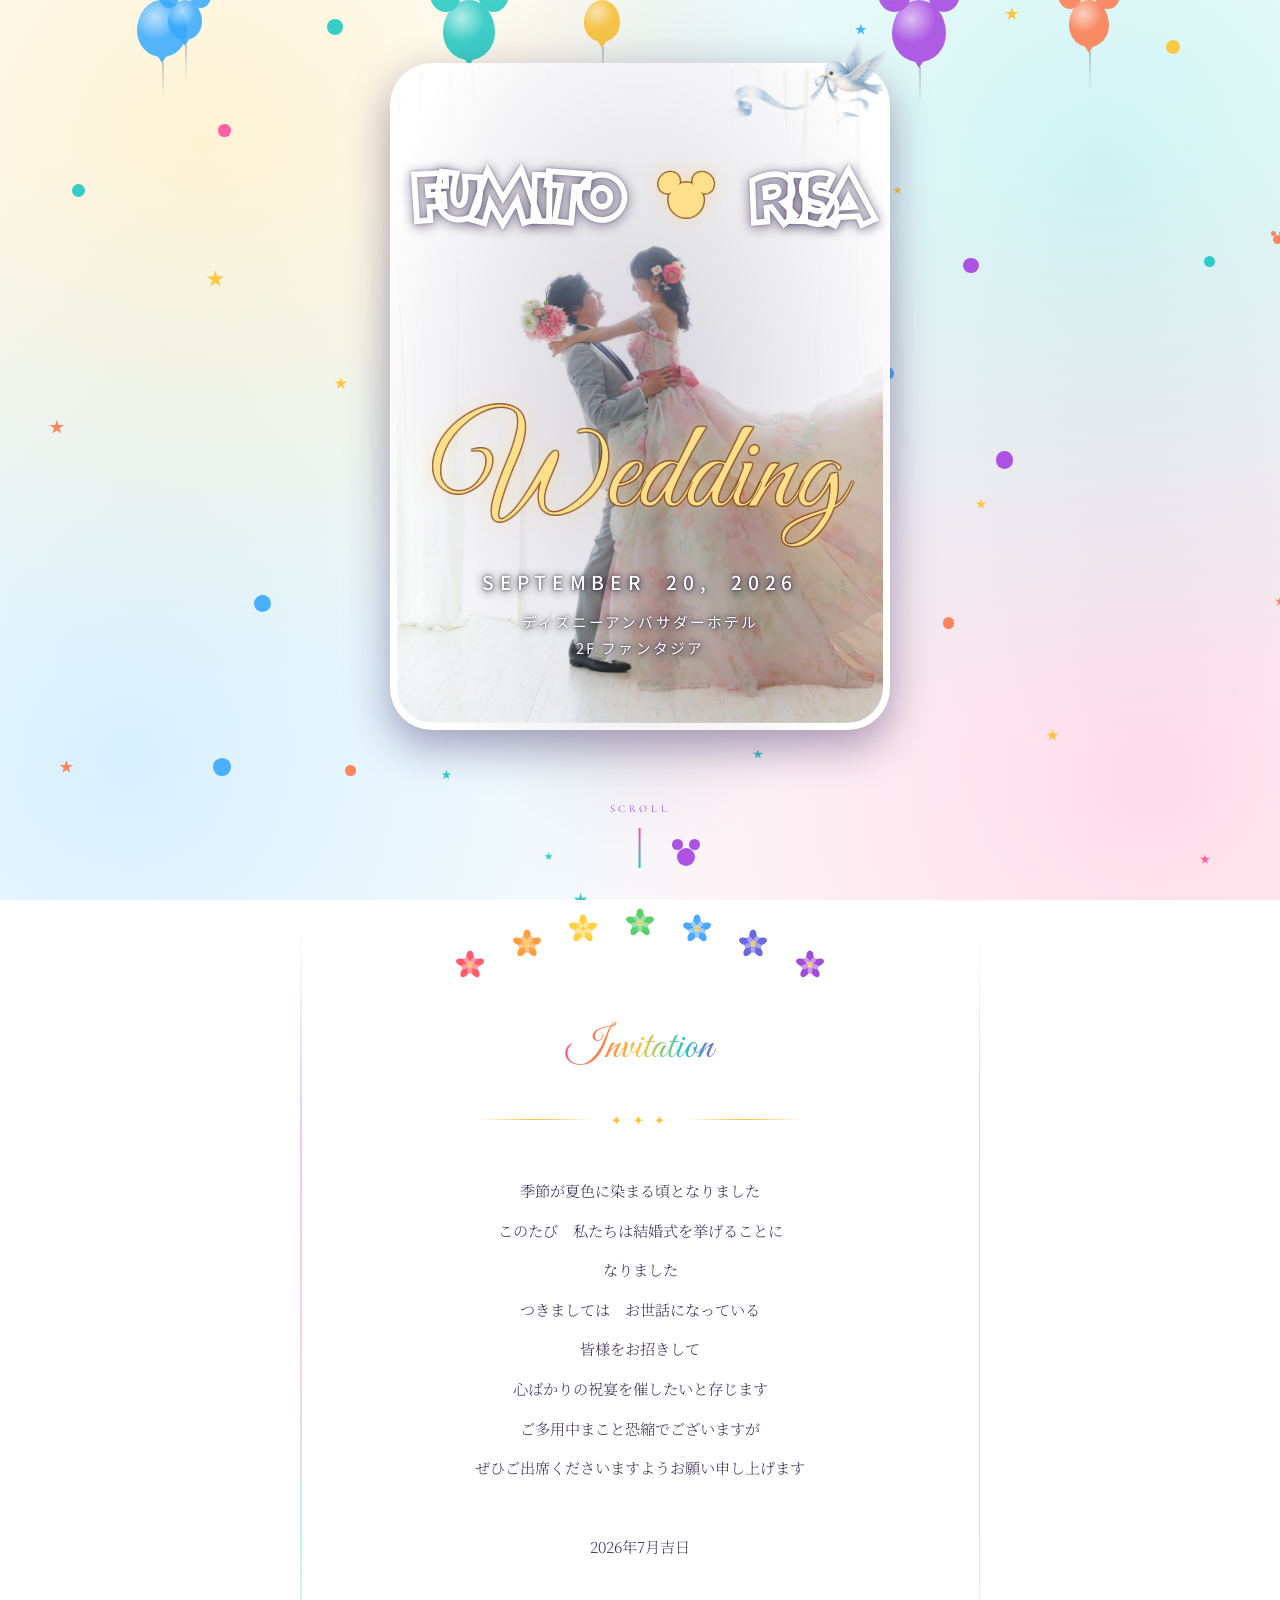
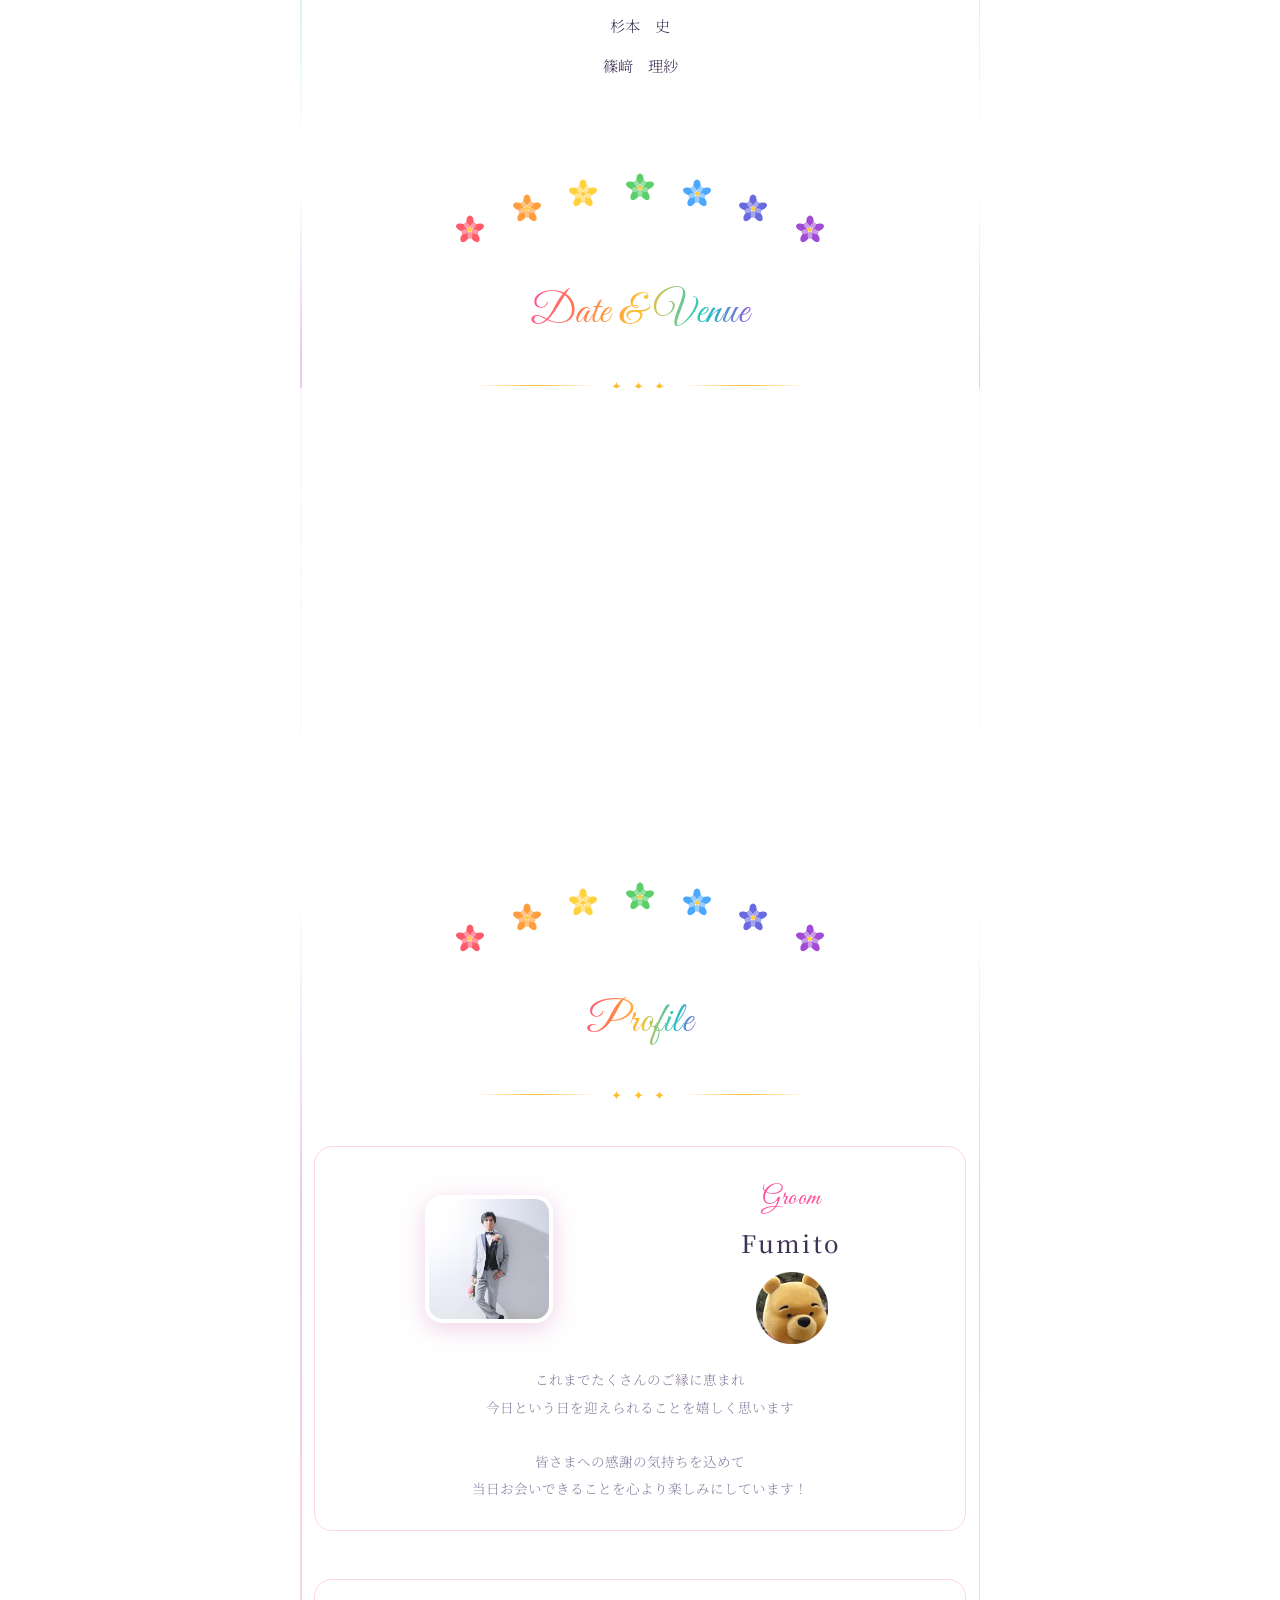
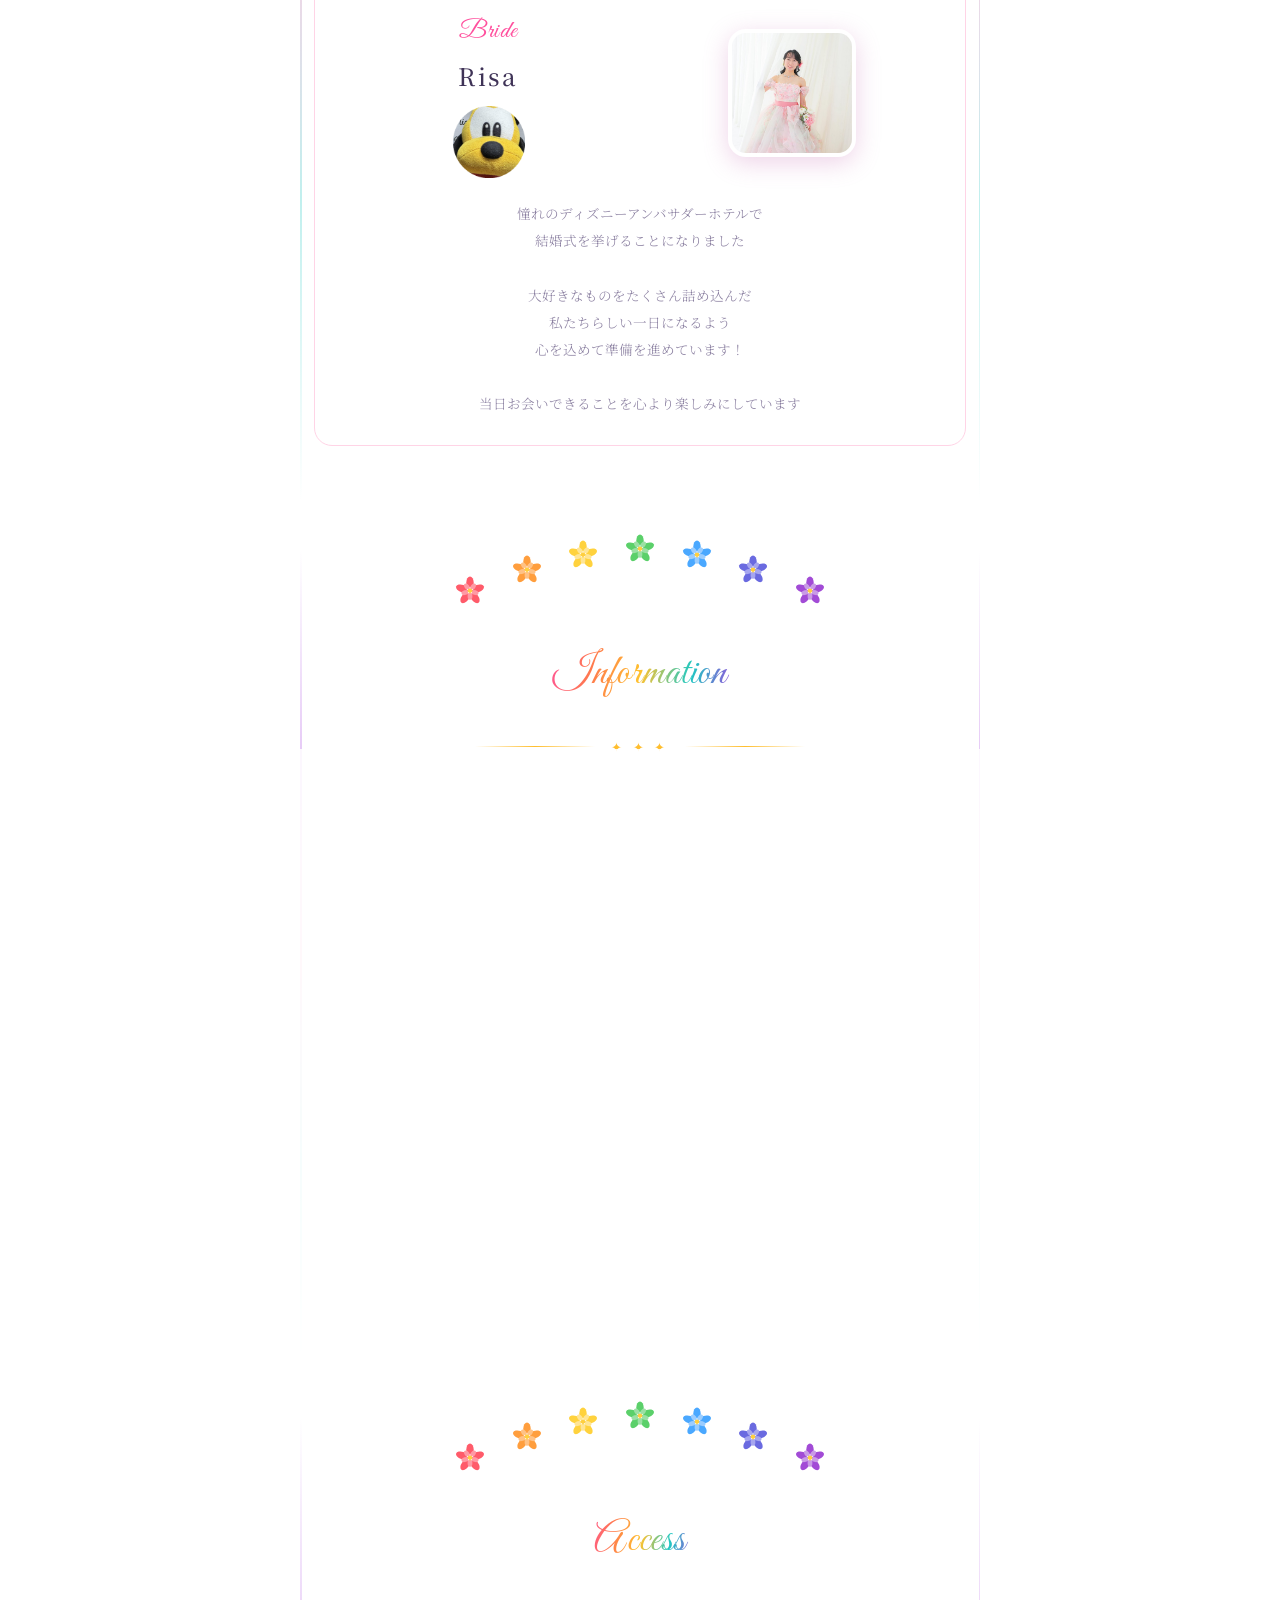
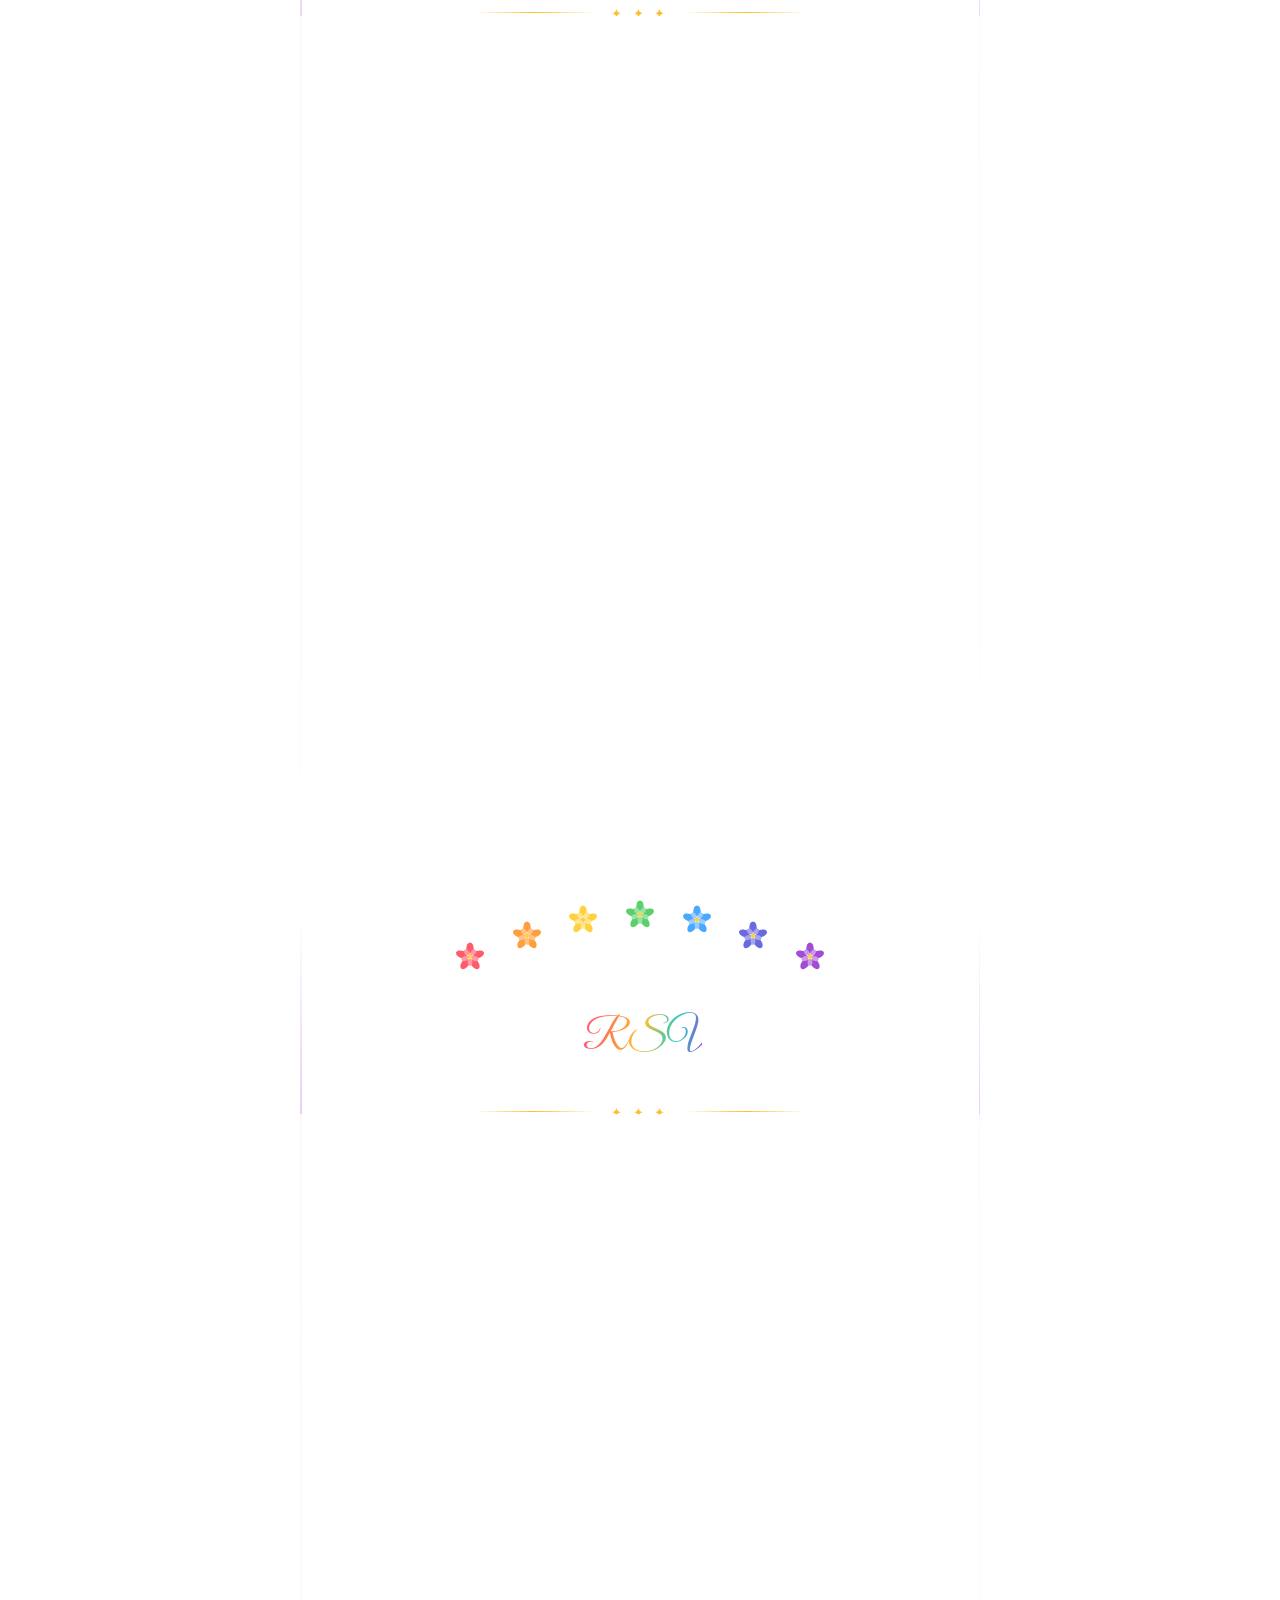
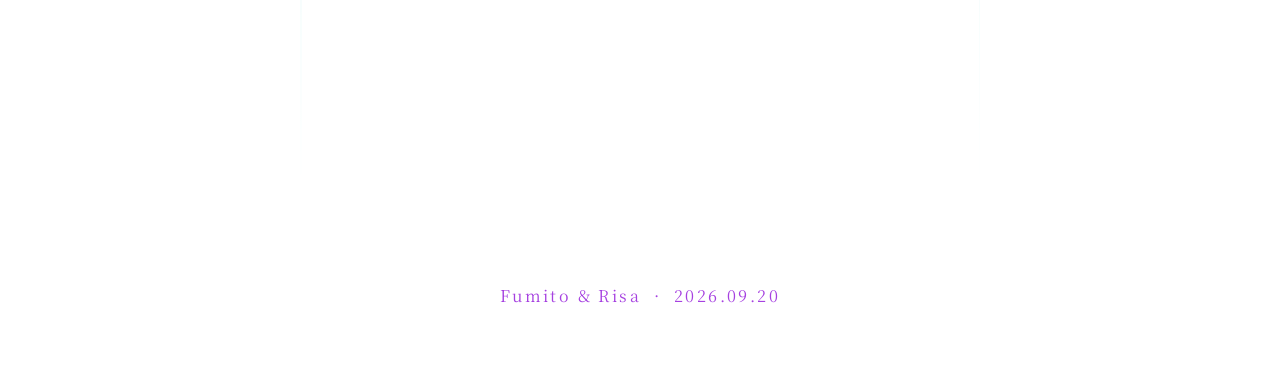
<file: index.html>
<!DOCTYPE html>
<html lang="ja">
<head>
  <meta charset="UTF-8">
  <meta name="viewport" content="width=device-width, initial-scale=1.0">
  <meta name="robots" content="noindex, nofollow, noarchive, nosnippet, noimageindex">
  <title>Wedding Invitation | Fumito & Risa</title>
  <link rel="preconnect" href="https://fonts.googleapis.com">
  <link rel="preconnect" href="https://fonts.gstatic.com" crossorigin>
  <link href="https://fonts.googleapis.com/css2?family=Cormorant+Garamond:ital,wght@0,300;0,400;0,500;1,300&family=Great+Vibes&family=Fredoka:wght@400;500;600&family=Noto+Serif+JP:wght@200;300;400;500&family=Noto+Sans+JP:wght@300;400;500;700&display=swap" rel="stylesheet">
  <link rel="stylesheet" href="css/style.css?v=75">
</head>
<body>

  <!-- HERO -->
  <div class="hero">
    <div class="hero-sky"></div>
    <div class="hero-stars" id="heroStars"></div>
    <div class="hero-balloons" id="heroBalloons"></div>
    <img class="hero-bird" src="img/bird.png" alt="" aria-hidden="true">

    <!-- PHOTO FRAME with overlaid text -->
    <div class="hero-frame">
      <div class="frame-card">
        <img class="frame-photo" src="img/main_image_3.jpg" alt="Fumito & Risa">
      </div>
      <div class="hero-content">
        <p class="hero-names">
          Fumito
          <span class="hero-ampersand">&#xF63A;</span>
          Risa
        </p>
        <p class="hero-wedding">Wedding</p>
        <p class="hero-date">SEPTEMBER &nbsp;20, &nbsp;2026</p>
        <p class="hero-venue">ディズニーアンバサダーホテル<br>2F ファンタジア</p>
      </div>
    </div>

    <div class="hero-scroll">SCROLL</div>
  </div>

  <!-- INVITATION -->
  <div class="section-wrap fade-in">
    <p class="section-label">Invitation</p>
    <div class="section-divider"><span class="divider-icon">✦ ✦ ✦</span></div>
    <p class="invitation-text">
      季節が夏色に染まる頃となりました<br>
      このたび　私たちは結婚式を挙げることに<br>
      なりました<br>
      つきましては　お世話になっている<br>
      皆様をお招きして<br>
      心ばかりの祝宴を催したいと存じます<br>
      ご多用中まこと恐縮でございますが<br>
      ぜひご出席くださいますようお願い申し上げます<br>
      <br>
      2026年7月吉日<br>
      <br>
      杉本　史<br>
      篠﨑　理紗
    </p>
  </div>

  <!-- DATE & VENUE -->
  <div class="section-wrap fade-in">
    <p class="section-label">Date &amp; Venue</p>
    <div class="section-divider"><span class="divider-icon">✦ ✦ ✦</span></div>
    <div class="date-venue-card">
      <p class="date-en">2026 . 09 . 20</p>
      <p class="date-jp">令和八年 九月二十日（日曜日）</p>
      <div class="date-divider"></div>
      <p class="venue-name">ディズニーアンバサダーホテル</p>
      <p class="venue-detail">2F &nbsp;ファンタジア</p>
    </div>
  </div>

  <!-- PROFILE -->
  <div class="section-wrap fade-in">
    <p class="section-label">Profile</p>
    <div class="section-divider"><span class="divider-icon">✦ ✦ ✦</span></div>
    <div class="profiles">
      <div class="profile-card groom">
        <div class="profile-head">
          <div class="profile-avatar">
            <img class="profile-img" src="img/fumito_sq.jpg" alt="Fumito">
          </div>
          <div class="profile-info">
            <p class="profile-role">Groom</p>
            <div class="name-icon-row">
              <p class="profile-name">Fumito</p>
              <img class="profile-icon-img" src="img/pooh_face.png" alt="Pooh">
            </div>
          </div>
        </div>
        <p class="profile-message">これまでたくさんのご縁に恵まれ<br>今日という日を迎えられることを嬉しく思います<br><br>皆さまへの感謝の気持ちを込めて<br>当日お会いできることを心より楽しみにしています！</p>
      </div>

      <div class="profile-card bride">
        <div class="profile-head">
          <div class="profile-avatar">
            <img class="profile-img" src="img/risa_sq.jpg" alt="Risa">
          </div>
          <div class="profile-info">
            <p class="profile-role">Bride</p>
            <div class="name-icon-row">
              <p class="profile-name">Risa</p>
              <img class="profile-icon-img" src="img/pluto_face.png?v=2" alt="Pluto">
            </div>
          </div>
        </div>
        <p class="profile-message">憧れのディズニーアンバサダーホテルで<br>結婚式を挙げることになりました<br><br>大好きなものをたくさん詰め込んだ<br>私たちらしい一日になるよう<br>心を込めて準備を進めています！<br><br>当日お会いできることを心より楽しみにしています</p>
      </div>
    </div>
  </div>

  <!-- INFORMATION -->
  <div class="section-wrap fade-in">
    <p class="section-label">Information</p>
    <div class="section-divider"><span class="divider-icon">✦ ✦ ✦</span></div>
    <div class="info-card">
      <dl class="info-list">
        <div class="info-row">
          <dt>日&emsp;時</dt>
          <dd>令和8年9月20日（日）</dd>
        </div>
        <div class="info-row">
          <dt>挙&emsp;式</dt>
          <dd>16時00分（15時50分までにお越しください）</dd>
        </div>
        <div class="info-row">
          <dt>場&emsp;所</dt>
          <dd>ディズニーアンバサダーホテル &nbsp;2F ローズチャペル</dd>
        </div>
        <div class="info-divider"></div>
        <div class="info-row">
          <dt>披露宴</dt>
          <dd>17時30分 開宴</dd>
        </div>
        <div class="info-row">
          <dt>場&emsp;所</dt>
          <dd>ディズニーアンバサダーホテル &nbsp;2F ファンタジア</dd>
        </div>
        <div class="info-divider"></div>
        <div class="info-row">
          <dt>住&emsp;所</dt>
          <dd>千葉県浦安市舞浜2-11</dd>
        </div>
        <div class="info-row">
          <dt>電話番号</dt>
          <dd>
            047-305-8880（ブライダルサロン）<br>
            047-305-1111（ホテル代表）
          </dd>
        </div>
      </dl>
    </div>
  </div>

  <!-- ACCESS -->
  <div class="section-wrap fade-in">
    <p class="section-label">Access</p>
    <div class="section-divider"><span class="divider-icon">✦ ✦ ✦</span></div>
    <div class="access-card">
      <div class="video-wrap">
        <iframe
          src="https://www.youtube.com/embed/gzOqJsWOEmI"
          title="Wedding movie"
          allow="accelerometer; autoplay; clipboard-write; encrypted-media; gyroscope; picture-in-picture; web-share"
          referrerpolicy="strict-origin-when-cross-origin"
          allowfullscreen>
        </iframe>
      </div>
      <div class="map-wrap">
        <iframe
          src="https://maps.google.com/maps?q=ディズニーアンバサダーホテル+千葉県浦安市舞浜2-11&z=16&output=embed"
          allowfullscreen=""
          loading="lazy"
          referrerpolicy="no-referrer-when-downgrade">
        </iframe>
      </div>
    </div>
  </div>
  </div>

  <!-- RSVP -->
  <div class="section-wrap fade-in">
    <p class="section-label">RSVP</p>
    <div class="section-divider"><span class="divider-icon">✦ ✦ ✦</span></div>
    <div class="form-card">
      <p class="form-title">出欠のご回答</p>
      <p class="form-deadline">回答期限：2026年8月6日（受付終了）</p>

      <div class="form-closed">
        <p class="form-closed-title">受付は終了いたしました</p>
        <p class="form-closed-text">
          たくさんのご回答をいただき<br>
          誠にありがとうございました<br>
          当日お会いできることを楽しみにしております
        </p>
        <p class="form-closed-note">
          ご変更などございましたら<br>
          お手数ですが新郎新婦まで直接ご連絡ください
        </p>
      </div>
    </div>
  </div>

  <footer>Fumito &amp; Risa &nbsp;·&nbsp; 2026.09.20</footer>

  <script src="js/main.js?v=71"></script>

</body>
</html>
</file>
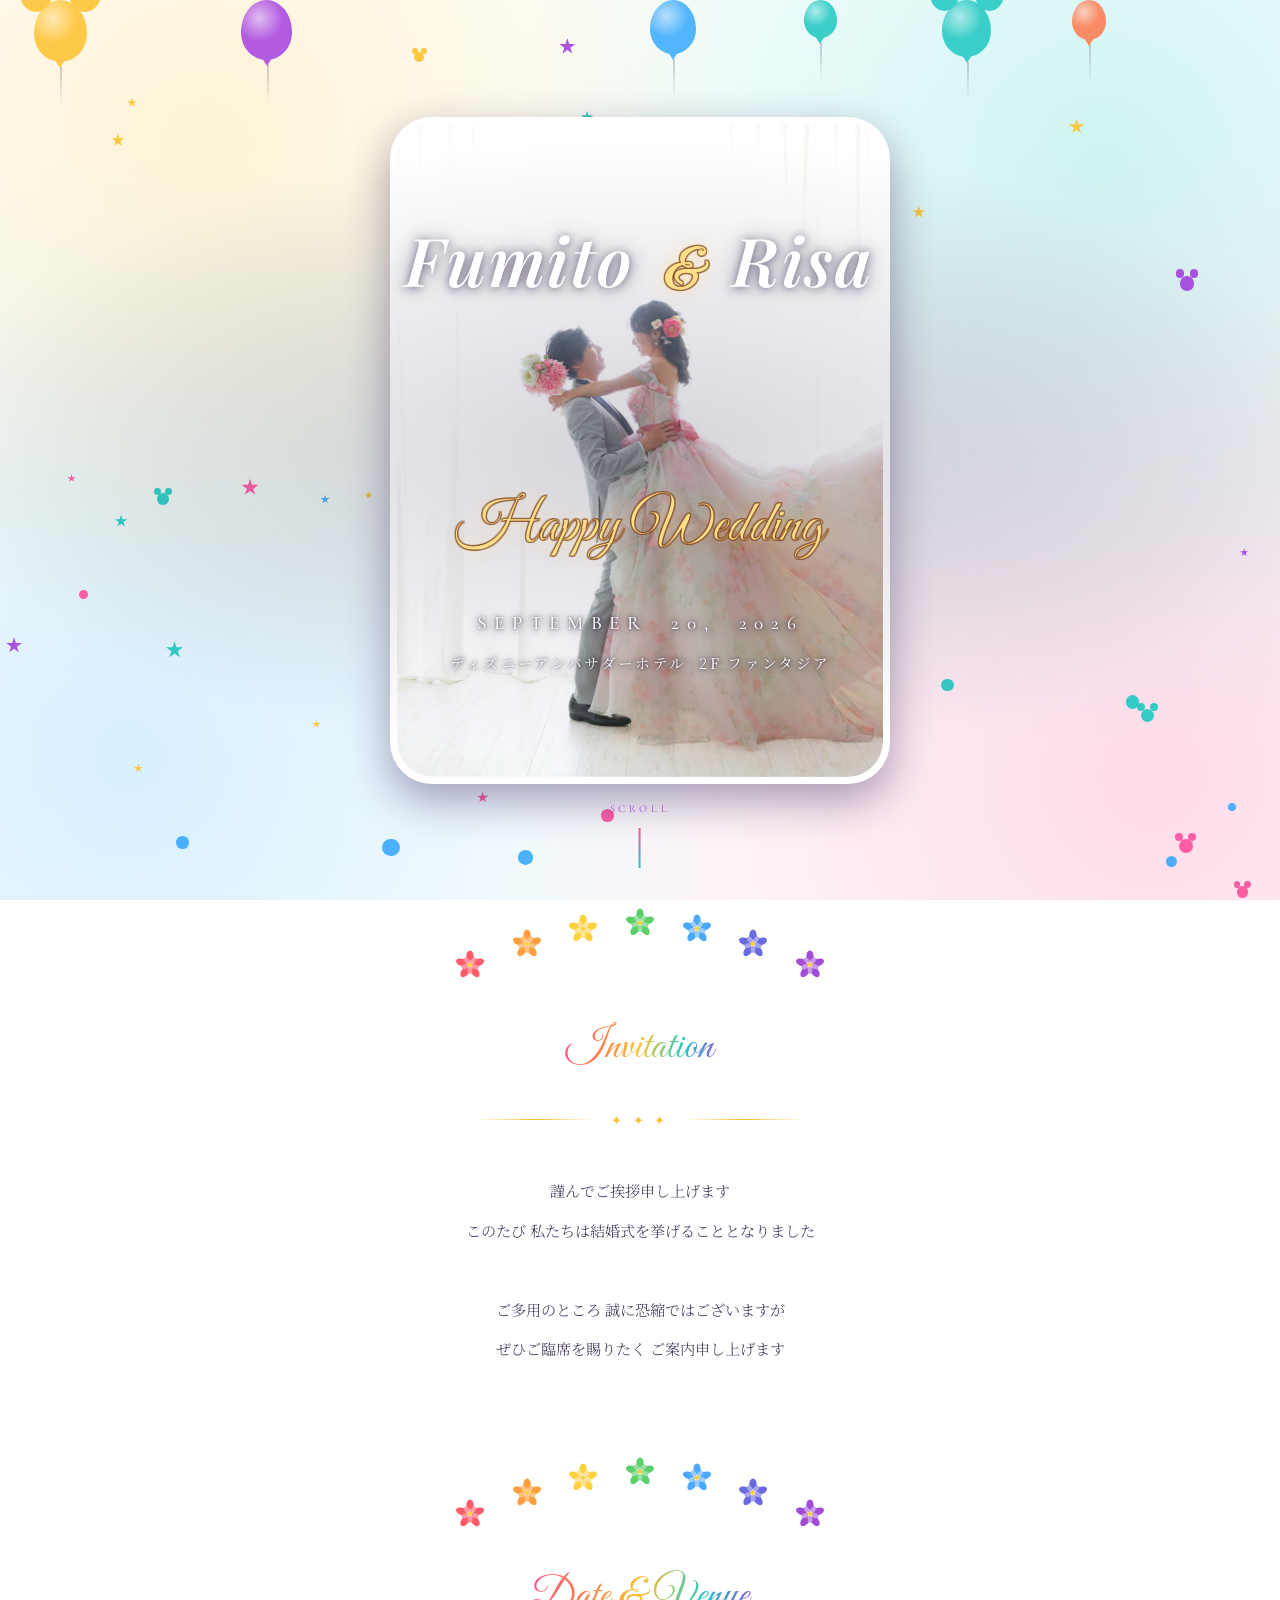
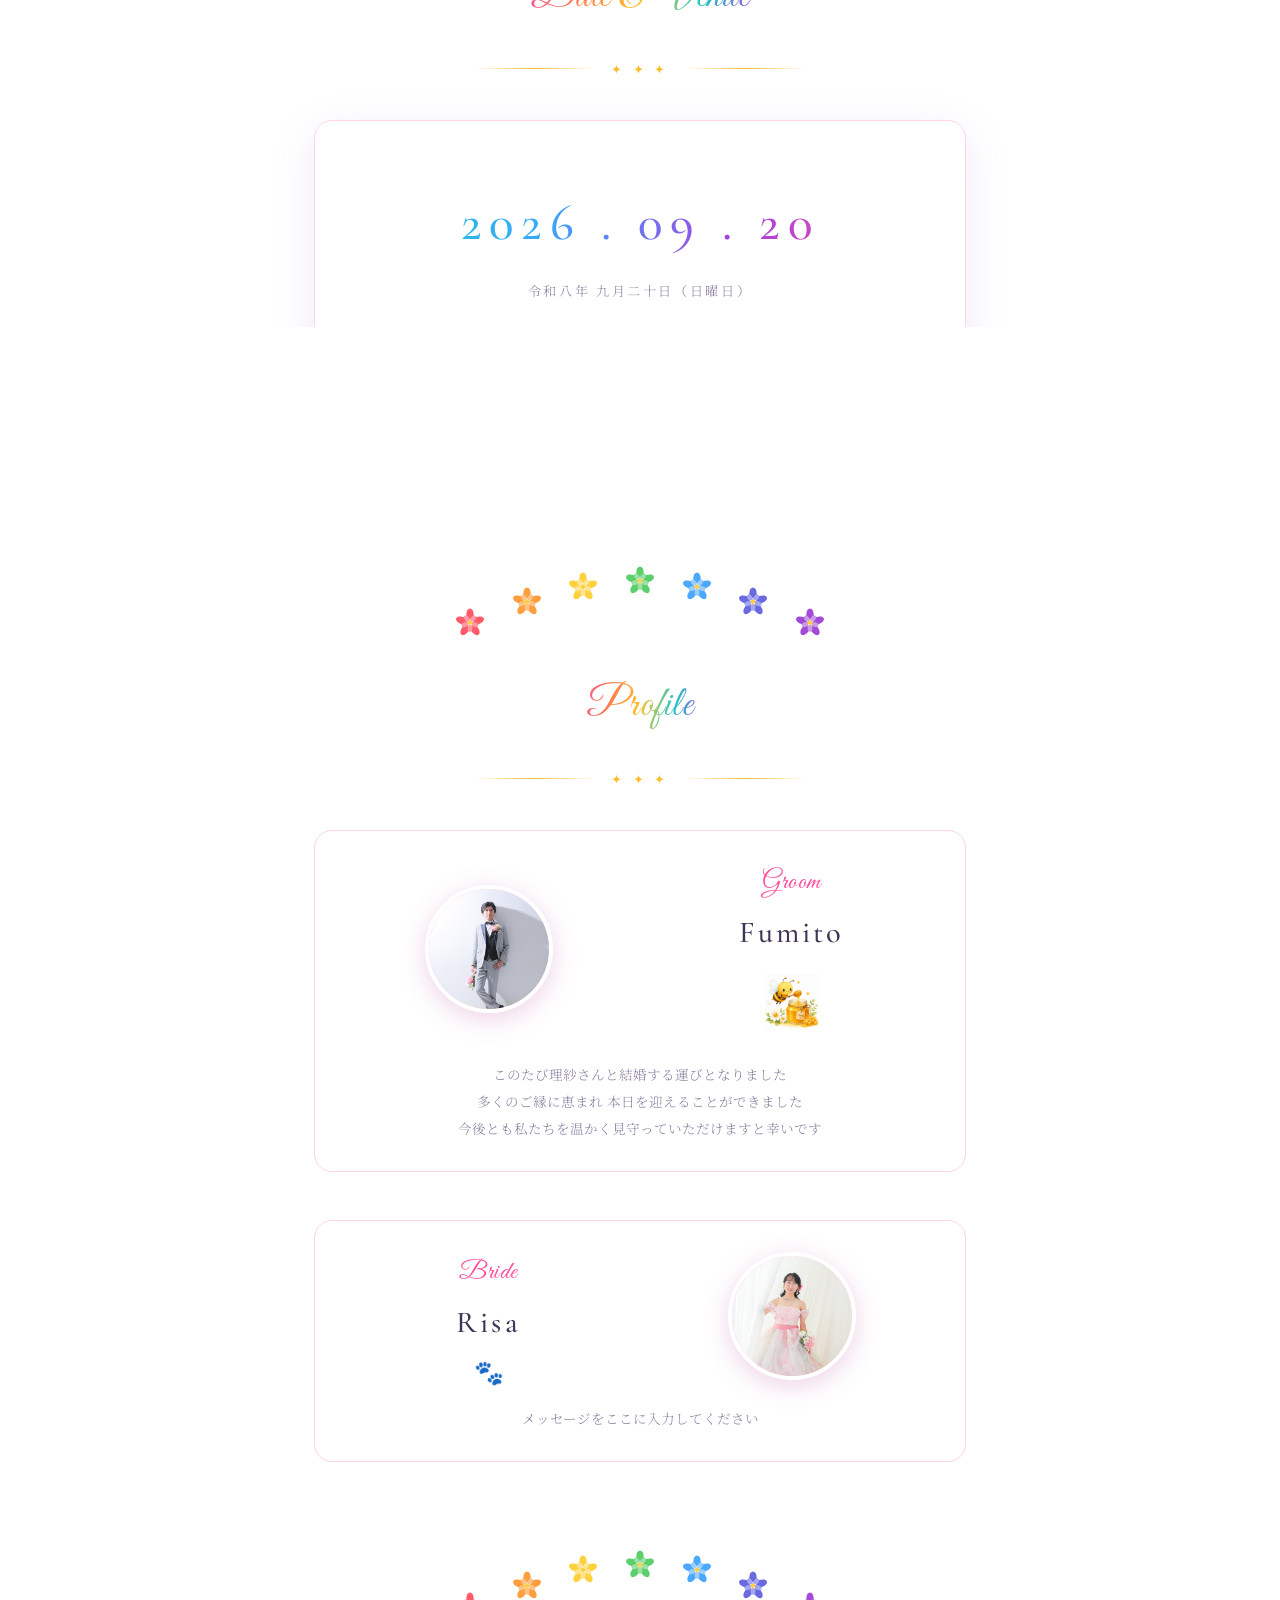
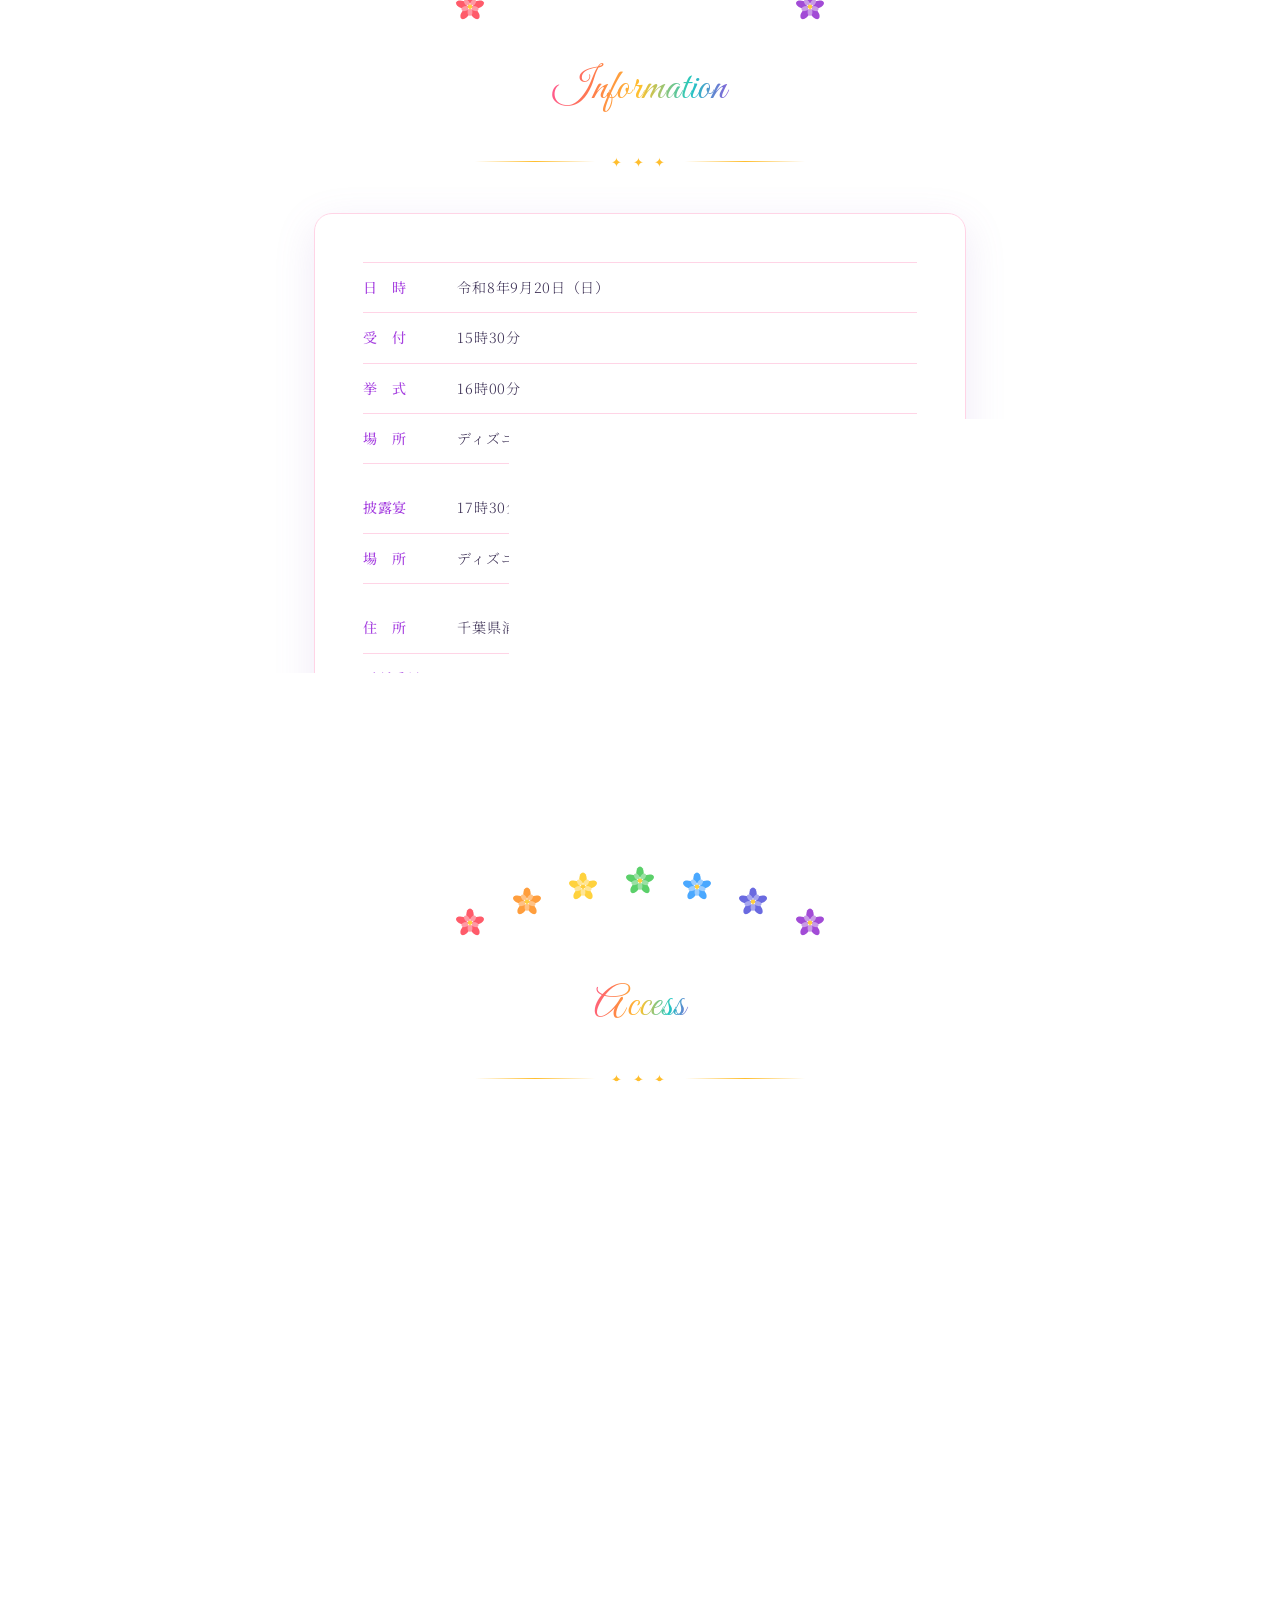
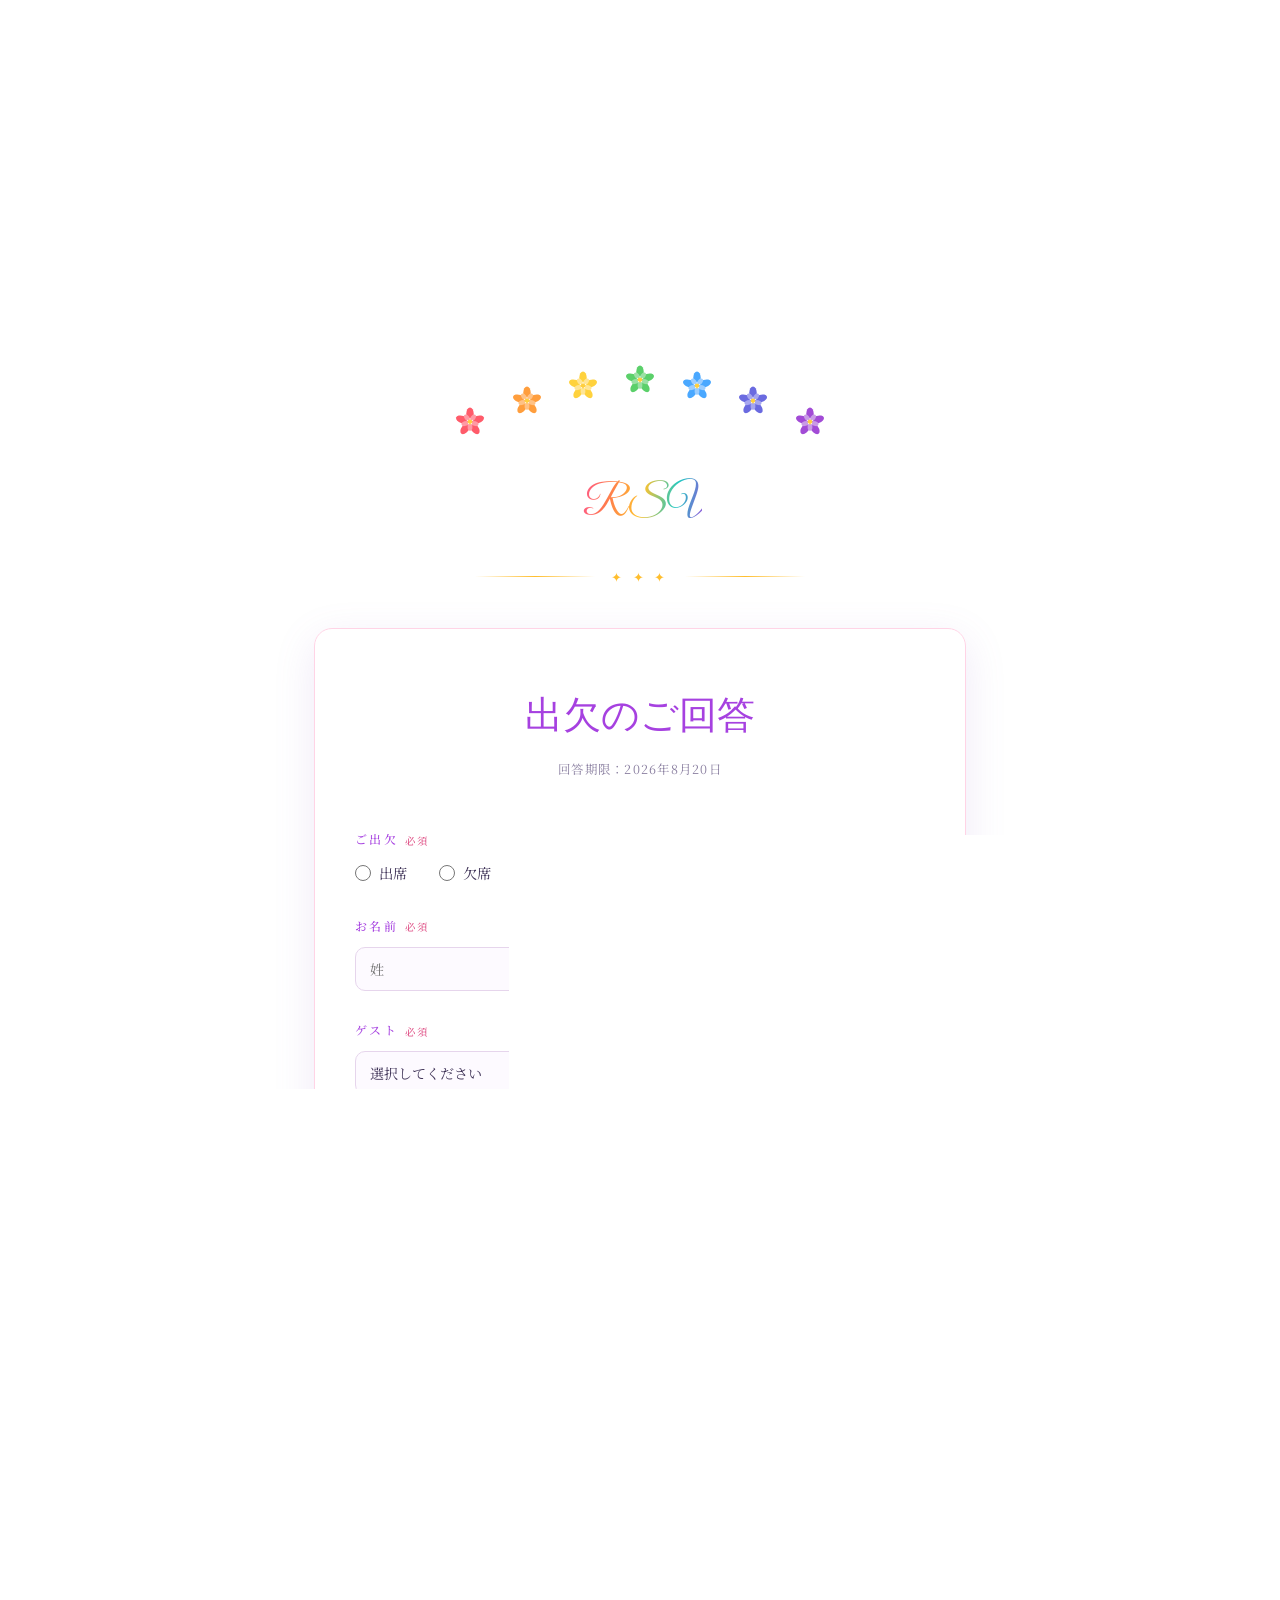
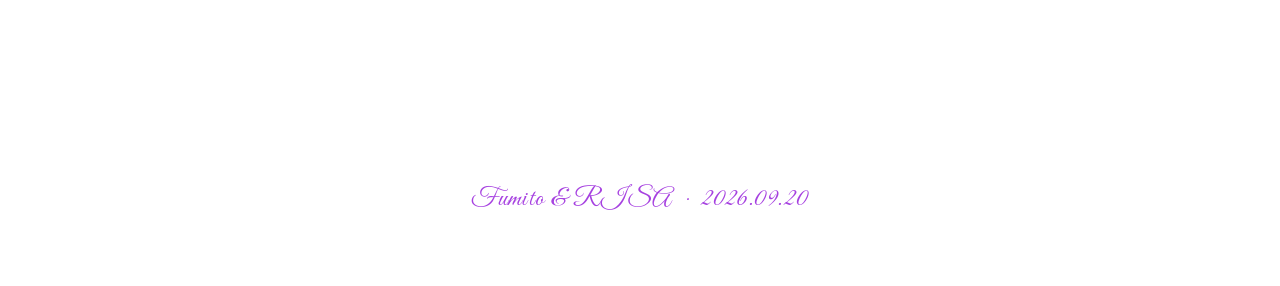
<file: design_2/index.html>
<!DOCTYPE html>
<html lang="ja">
<head>
  <meta charset="UTF-8">
  <meta name="viewport" content="width=device-width, initial-scale=1.0">
  <title>Wedding Invitation | Fumito & Risa</title>
  <link rel="preconnect" href="https://fonts.googleapis.com">
  <link rel="preconnect" href="https://fonts.gstatic.com" crossorigin>
  <link href="https://fonts.googleapis.com/css2?family=Cormorant+Garamond:ital,wght@0,300;0,400;0,500;1,300&family=Great+Vibes&family=Playfair+Display:ital,wght@1,500;1,600&family=Noto+Serif+JP:wght@200;300;400;500&display=swap" rel="stylesheet">
  <link rel="stylesheet" href="css/style.css?v=36">
</head>
<body>

  <!-- HERO -->
  <div class="hero">
    <div class="hero-sky"></div>
    <div class="hero-stars" id="heroStars"></div>
    <div class="hero-balloons" id="heroBalloons"></div>

    <div class="hero-content">
      <p class="hero-names">
        Fumito
        <span class="hero-ampersand">&amp;</span>
        Risa
      </p>
      <p class="hero-wedding">Happy Wedding</p>
      <p class="hero-date">SEPTEMBER &nbsp;20, &nbsp;2026</p>
      <p class="hero-venue">ディズニーアンバサダーホテル &nbsp;2F ファンタジア</p>
    </div>

    <!-- PHOTO FRAME: rounded squircle -->
    <div class="hero-frame">
      <div class="frame-card">
        <img class="frame-photo" src="img/main_image_3.jpg" alt="Fumito & Risa">
      </div>
    </div>

    <div class="hero-scroll">SCROLL</div>
  </div>

  <!-- INVITATION -->
  <div class="section-wrap fade-in">
    <p class="section-label">Invitation</p>
    <div class="section-divider"><span class="divider-icon">✦ ✦ ✦</span></div>
    <p class="invitation-text">
      謹んでご挨拶申し上げます<br>
      このたび 私たちは結婚式を挙げることとなりました<br>
      <br>
      ご多用のところ 誠に恐縮ではございますが<br>
      ぜひご臨席を賜りたく ご案内申し上げます
    </p>
  </div>

  <!-- DATE & VENUE -->
  <div class="section-wrap fade-in">
    <p class="section-label">Date &amp; Venue</p>
    <div class="section-divider"><span class="divider-icon">✦ ✦ ✦</span></div>
    <div class="date-venue-card">
      <p class="date-en">2026 . 09 . 20</p>
      <p class="date-jp">令和八年 九月二十日（日曜日）</p>
      <div class="date-divider"></div>
      <p class="venue-name">ディズニーアンバサダーホテル</p>
      <p class="venue-detail">2F &nbsp;ファンタジア</p>
    </div>
  </div>

  <!-- PROFILE -->
  <div class="section-wrap fade-in">
    <p class="section-label">Profile</p>
    <div class="section-divider"><span class="divider-icon">✦ ✦ ✦</span></div>
    <div class="profiles">
      <div class="profile-card groom">
        <div class="profile-head">
          <div class="profile-avatar">
            <img class="profile-img" src="img/fumito.png" alt="Fumito">
          </div>
          <div class="profile-info">
            <p class="profile-role">Groom</p>
            <p class="profile-name">Fumito</p>
            <img class="profile-icon-img" src="img/honey.png" alt="honey">
          </div>
        </div>
        <p class="profile-message">このたび理紗さんと結婚する運びとなりました<br>多くのご縁に恵まれ 本日を迎えることができました<br>今後とも私たちを温かく見守っていただけますと幸いです</p>
      </div>

      <div class="profile-card bride">
        <div class="profile-head">
          <div class="profile-avatar">
            <img class="profile-img" src="img/risa.png" alt="Risa">
          </div>
          <div class="profile-info">
            <p class="profile-role">Bride</p>
            <p class="profile-name">Risa</p>
            <p class="profile-icon">🐾</p>
          </div>
        </div>
        <p class="profile-message">メッセージをここに入力してください</p>
      </div>
    </div>
  </div>

  <!-- INFORMATION -->
  <div class="section-wrap fade-in">
    <p class="section-label">Information</p>
    <div class="section-divider"><span class="divider-icon">✦ ✦ ✦</span></div>
    <div class="info-card">
      <dl class="info-list">
        <div class="info-row">
          <dt>日&emsp;時</dt>
          <dd>令和8年9月20日（日）</dd>
        </div>
        <div class="info-row">
          <dt>受&emsp;付</dt>
          <dd>15時30分</dd>
        </div>
        <div class="info-row">
          <dt>挙&emsp;式</dt>
          <dd>16時00分</dd>
        </div>
        <div class="info-row">
          <dt>場&emsp;所</dt>
          <dd>ディズニーアンバサダーホテル &nbsp;2F ローズチャペル</dd>
        </div>
        <div class="info-divider"></div>
        <div class="info-row">
          <dt>披露宴</dt>
          <dd>17時30分 開宴</dd>
        </div>
        <div class="info-row">
          <dt>場&emsp;所</dt>
          <dd>ディズニーアンバサダーホテル &nbsp;2F ファンタジア</dd>
        </div>
        <div class="info-divider"></div>
        <div class="info-row">
          <dt>住&emsp;所</dt>
          <dd>千葉県浦安市舞浜2-11</dd>
        </div>
        <div class="info-row">
          <dt>電話番号</dt>
          <dd>
            047-305-8880（ブライダルサロン）<br>
            047-305-1111（ホテル代表）
          </dd>
        </div>
      </dl>
    </div>
  </div>

  <!-- ACCESS -->
  <div class="section-wrap fade-in">
    <p class="section-label">Access</p>
    <div class="section-divider"><span class="divider-icon">✦ ✦ ✦</span></div>
    <div class="access-card">
      <div class="video-wrap">
        <!-- ここに動画のiframeを貼り付けてください -->
        <!-- 例: <iframe src="https://www.youtube.com/embed/XXXXXX" ...></iframe> -->
        <div class="video-placeholder">
          <p>動画をここに埋め込んでください</p>
        </div>
      </div>
      <div class="map-wrap">
        <iframe
          src="https://maps.google.com/maps?q=ディズニーアンバサダーホテル+千葉県浦安市舞浜2-11&z=16&output=embed"
          allowfullscreen=""
          loading="lazy"
          referrerpolicy="no-referrer-when-downgrade">
        </iframe>
      </div>
    </div>
  </div>
  </div>

  <!-- RSVP -->
  <div class="section-wrap fade-in">
    <p class="section-label">RSVP</p>
    <div class="section-divider"><span class="divider-icon">✦ ✦ ✦</span></div>
    <div class="form-card">
      <p class="form-title">出欠のご回答</p>
      <p class="form-deadline">回答期限：2026年8月20日</p>

      <form id="rsvpForm">

        <div class="form-group">
          <label class="form-label">ご出欠<span class="required">必須</span></label>
          <div class="radio-group">
            <label class="radio-label">
              <input type="radio" name="attendance" value="出席" required> 出席
            </label>
            <label class="radio-label">
              <input type="radio" name="attendance" value="欠席"> 欠席
            </label>
          </div>
        </div>

        <div class="form-group">
          <label class="form-label">お名前<span class="required">必須</span></label>
          <div class="name-row">
            <input type="text" name="lastName" placeholder="姓" required>
            <input type="text" name="firstName" placeholder="名" required>
          </div>
        </div>

        <div class="form-group">
          <label class="form-label">ゲスト<span class="required">必須</span></label>
          <select name="guest" required>
            <option value="">選択してください</option>
            <option value="新郎側">新郎側</option>
            <option value="新婦側">新婦側</option>
          </select>
        </div>

        <div class="form-group">
          <label class="form-label">ご連絡先</label>
          <input type="text" name="contact" placeholder="電話番号またはメールアドレス">
        </div>

        <div class="form-group">
          <label class="form-label">アレルギーについて</label>
          <input type="text" name="allergy" placeholder="アレルギーがある場合はご記入ください">
        </div>

        <div class="form-group">
          <label class="form-label">メッセージ</label>
          <textarea name="message" placeholder="おふたりへのメッセージをどうぞ"></textarea>
        </div>

        <button type="submit" class="submit-btn" id="submitBtn">SEND</button>
      </form>

      <div class="form-result" id="formResult"></div>
    </div>
  </div>

  <footer>Fumito &amp; RISA &nbsp;·&nbsp; 2026.09.20</footer>

  <script src="js/main.js?v=25"></script>

</body>
</html>
</file>
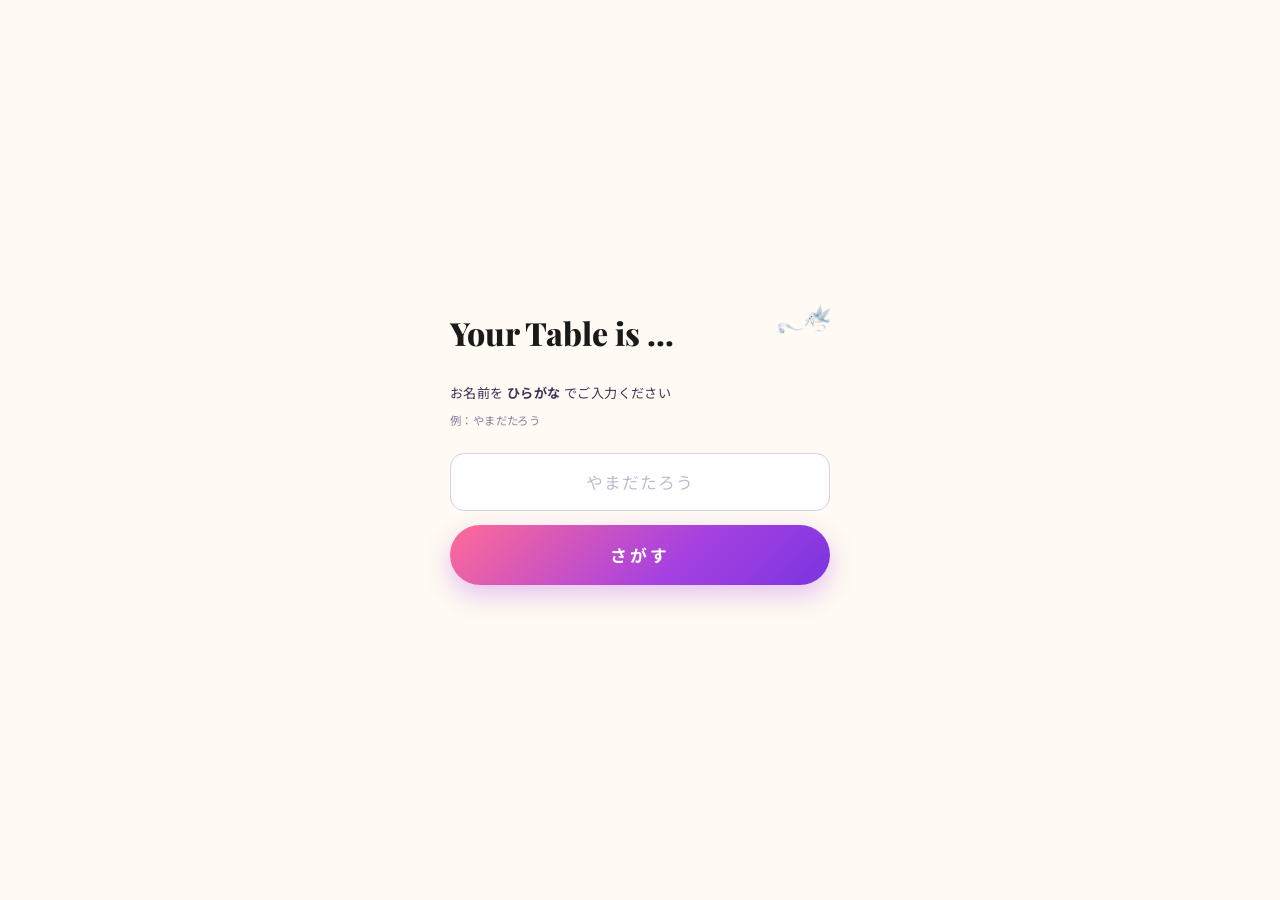
<file: escort.html>
<!DOCTYPE html>
<html lang="ja">
<head>
<meta charset="UTF-8">
<meta name="viewport" content="width=device-width, initial-scale=1.0, viewport-fit=cover">
<meta name="theme-color" content="#fffaf3">
<meta name="robots" content="noindex, nofollow, noarchive, nosnippet, noimageindex">
<title>Your Table | Fumito &amp; Risa</title>
<link rel="preconnect" href="https://fonts.googleapis.com">
<link rel="preconnect" href="https://fonts.gstatic.com" crossorigin>
<link href="https://fonts.googleapis.com/css2?family=Playfair+Display:wght@800&family=Caveat:wght@700&family=Noto+Sans+JP:wght@400;500;700&display=swap" rel="stylesheet">
<style>
:root {
  --red: #e0243c;
  --frame: #e04049;
  --pink: #ff6b96;
  --purple: #a641e0;
  --gold: #c9a227;
  --ink: #1a1a1a;
  --text: #3f3357;
  --text-light: #8a7fa0;
  --line: #d8cfe4;
}

@font-face {
  font-family: 'Waltograph';
  src: url('fonts/waltograph42.otf') format('opentype'),
       url('fonts/waltographUI.ttf') format('truetype');
  font-weight: normal;
  font-display: swap;
}

*, *::before, *::after { box-sizing: border-box; margin: 0; padding: 0; }

html, body { height: 100%; }

body {
  font-family: 'Noto Sans JP', sans-serif;
  color: var(--text);
  background: #fffaf3;
  -webkit-text-size-adjust: 100%;
  overflow-x: hidden;
}

.stage {
  min-height: 100svh;
  display: flex;
  flex-direction: column;
  justify-content: center;
  padding: 14px 16px calc(env(safe-area-inset-bottom, 0px) + 14px);
}

.wrap {
  width: 100%;
  max-width: 380px;
  margin: 0 auto;
}

.card { background: transparent; }

.card.framed {
  border: 18px solid var(--frame);
  border-radius: 30px;
  background: #fff;
  padding: clamp(14px, 4vw, 20px) clamp(8px, 2.4vw, 12px) clamp(16px, 4vw, 22px);
  box-shadow: 0 10px 30px rgba(224, 64, 73, 0.10);
}

.head { position: relative; }

.title {
  font-family: 'Playfair Display', serif;
  font-weight: 800;
  font-size: clamp(1.5rem, 7.6vw, 2rem);
  color: var(--ink);
  line-height: 1.1;
  white-space: nowrap;
}

.bird {
  position: absolute;
  right: -4px;
  top: -14px;
  width: clamp(46px, 15vw, 62px);
  transform: rotate(-6deg);
  pointer-events: none;
}

.ask-lead {
  margin-top: 30px;
  font-size: 0.82rem;
  line-height: 2;
  letter-spacing: 0.03em;
}

.ask-note { font-size: 0.71rem; color: var(--text-light); margin-top: 4px; }

.field {
  -webkit-appearance: none;
  appearance: none;
  width: 100%;
  margin-top: 20px;
  padding: 16px 18px;
  border: 1.5px solid var(--line);
  border-radius: 14px;
  background: #fff;
  font-family: inherit;
  font-size: 1.05rem;
  letter-spacing: 0.08em;
  text-align: center;
  color: var(--text);
}
.field:focus { outline: none; border-color: var(--purple); }
.field::placeholder { color: #c3bad3; letter-spacing: 0.06em; }

.go {
  -webkit-appearance: none;
  appearance: none;
  width: 100%;
  margin-top: 14px;
  min-height: 60px;
  border: 0;
  border-radius: 999px;
  font-family: inherit;
  font-size: 1.05rem;
  font-weight: 700;
  letter-spacing: 0.18em;
  color: #fff;
  background: linear-gradient(135deg, var(--pink), var(--purple) 60%, #7b34e0);
  box-shadow: 0 10px 26px rgba(166,65,224,0.3);
  cursor: pointer;
  touch-action: manipulation;
}
.go:active { transform: scale(0.98); }
.go:disabled { opacity: 0.6; transform: none; }

.msg {
  display: none;
  margin-top: 16px;
  padding: 13px 14px;
  border-radius: 12px;
  background: #fdecf2;
  color: #c22b58;
  font-size: 0.76rem;
  line-height: 1.9;
}
.msg.show { display: block; }

.card-img {
  display: block;
  width: 100%;
  height: auto;
  max-height: 46svh;
  object-fit: contain;
  margin: 0 auto;
}

.card-fallback {
  display: grid;
  place-items: center;
  min-height: 34svh;
  font-size: 1.3rem;
  font-weight: 700;
  color: var(--red);
  letter-spacing: 0.06em;
}

.tables { margin-top: clamp(34px, 9vw, 48px); }

.table-row {
  display: flex;
  justify-content: center;
  gap: clamp(10px, 3.4vw, 16px);
}
.table-row + .table-row { margin-top: clamp(10px, 3vw, 15px); }

.seat {
  position: relative;
  width: clamp(52px, 16.5vw, 66px);
  aspect-ratio: 1;
  border: 1.6px solid var(--gold);
  border-radius: 50%;
  display: grid;
  place-items: center;
  font-size: clamp(52px, 16.5vw, 66px);
}

.seat.mine { border-color: var(--frame); border-width: 2px; }
.seat.mine .mark { display: block; }

.mark {
  display: none;
  position: relative;
  top: 0.12em;
  font-family: 'Waltograph', cursive;
  font-size: 0.8em;
  line-height: 1;
  color: var(--ink);
}

.here {
  position: absolute;
  left: 50%;
  bottom: calc(100% + 5px);
  transform: translateX(-58%);
  font-family: 'Caveat', cursive;
  font-size: 1.16rem;
  color: var(--pink);
  white-space: nowrap;
  display: flex;
  align-items: flex-end;
  gap: 1px;
}
.here svg { width: 15px; margin-bottom: 1px; }

.again {
  -webkit-appearance: none;
  appearance: none;
  display: block;
  margin: clamp(12px, 3vw, 18px) auto 0;
  padding: 10px 26px;
  border: 1px solid var(--line);
  border-radius: 999px;
  background: transparent;
  color: var(--text-light);
  font-family: inherit;
  font-size: 0.72rem;
  letter-spacing: 0.08em;
  cursor: pointer;
}

.play .card-img,
.play .card-fallback { animation: fadeUp 0.6s ease both; }
.play .tables { animation: fadeUp 0.6s ease 0.14s both; }

@keyframes fadeUp {
  from { opacity: 0; transform: translateY(10px); }
  to   { opacity: 1; transform: translateY(0); }
}

.play .seat.mine .mark {
  animation: markPop 0.72s cubic-bezier(0.34, 1.56, 0.64, 1) 0.5s both;
}

@keyframes markPop {
  0%   { opacity: 0; transform: scale(0.25) rotate(-16deg); }
  55%  { opacity: 1; transform: scale(1.16) rotate(4deg); }
  100% { opacity: 1; transform: scale(1) rotate(0deg); }
}

.play .seat.mine::after {
  content: '';
  position: absolute;
  inset: -5px;
  border-radius: 50%;
  border: 2px solid var(--frame);
  opacity: 0;
  animation: ring 1.3s ease-out 0.62s 2 both;
  pointer-events: none;
}

@keyframes ring {
  0%   { opacity: 0.7; transform: scale(0.82); }
  100% { opacity: 0;   transform: scale(1.3); }
}

.play .seat.mine .here {
  animation:
    hereIn 0.5s cubic-bezier(0.34, 1.4, 0.64, 1) 1.02s both,
    hereBlink 1.4s ease-in-out 1.52s infinite;
}

@keyframes hereIn {
  from { opacity: 0; transform: translateX(-58%) translateY(-9px) rotate(-8deg); }
  to   { opacity: 1; transform: translateX(-58%) translateY(0) rotate(0deg); }
}

@keyframes hereBlink {
  0%, 100% { opacity: 1;    transform: translateX(-58%) scale(1); }
  50%      { opacity: 0.32; transform: translateX(-58%) scale(0.95); }
}

@media (prefers-reduced-motion: reduce) {
  .play .card-img,
  .play .card-fallback,
  .play .tables,
  .play .seat.mine .mark,
  .play .seat.mine .here { animation: none; }
  .play .seat.mine::after { display: none; }
}

[hidden] { display: none !important; }
</style>
</head>
<body>

<div class="stage">
<div class="wrap">
<div class="card" id="card">

  <section id="askView">
    <div class="head">
      <h1 class="title">Your Table is ...</h1>
      <img class="bird" src="img/bird.png" alt="">
    </div>

    <p class="ask-lead">
      お名前を <strong>ひらがな</strong> でご入力ください<br>
      <span class="ask-note">例：やまだたろう</span>
    </p>

    <input class="field" id="nameInput" type="text" autocomplete="off"
           autocapitalize="off" spellcheck="false" placeholder="やまだたろう">

    <button type="button" class="go" id="goBtn">さがす</button>

    <p class="msg" id="msg"></p>
  </section>

  <section id="resultView" hidden>
    <div id="cardSlot"></div>
    <div class="tables" id="tables"></div>
    <button type="button" class="again" id="againBtn">もう一度さがす</button>
  </section>

</div>
</div>
</div>

<script>

const TABLES = {
  donald: { label: 'ドナルドダック', img: 'escort_img/donald.png', color: '#416fd0' },
  mickey: { label: 'ミッキーマウス', img: 'escort_img/mickey.png', color: '#e04049' },
  minnie: { label: 'ミニーマウス',   img: 'escort_img/minnie.png', color: '#f265c4' },
  pluto:  { label: 'プルート',       img: 'escort_img/pluto.png',  color: '#f9bd59' },
  goofy:  { label: 'グーフィー',     img: 'escort_img/goofy.png',  color: '#467804' },
  dale:   { label: 'デール',         img: 'escort_img/dale.png',   color: '#c79e55' },
  chipp:  { label: 'チップ',         img: 'escort_img/chipp.png',  color: '#7c562d' },
};

const LAYOUT = [
  ['donald', 'mickey', 'minnie', 'pluto'],
  ['goofy', 'dale', 'chipp'],
];

const SALT = '8249a23ba8fc2cfe7da1023a8620f89f';
const ITERATIONS = 600000;

const GUESTS = {
  '58991336aaa37e6450b8bbd478022fcf': 'pluto',
  'e9db23b998cc7c6c7a903bbb2edde4ff': 'donald',
  '97e92c577e65d6e93d70ae6726f5f31e': 'dale',
  'ab29f89b48f91edc562611d6546310ea': 'goofy',
  '1306153cc743ce8bbff45a8ce940c607': 'chipp',
  'd15998bcb351bcd4f3af90e0ec81940e': 'pluto',
  '8316f2f198c264237f5eaf3101da4c06': 'pluto',
  '126411596ee23684105ba3f1d7a02e66': 'donald',
  '93569a900b9f15a298d8e3389ae687dd': 'minnie',
  '5372249363b1a0c1e3d688cdbdc5827a': 'goofy',
  'f4be5657ebf1c9b0796c436f9394387c': 'mickey',
  '4a931a08380e36553e9f3a00615e9e69': 'dale',
  '3877ea687cd7e65400d7c8b2ee3afadb': 'donald',
  '1b5a34bafd3a38307aa2c09fc731f39f': 'dale',
  'ab34c46db80a38033e90f50a4d4e86bb': 'minnie',
  '92b82bff98daf56b8dec50ee3526c088': 'pluto',
  'bc1cb4533853afc1166f1fc005dc868f': 'mickey',
  'c90a3c27723368a958eb9d60d814f380': 'goofy',
  '140e8d4ae8e1e10eb58ccf2a04832790': 'minnie',
  '70402338bf3709a53402c96cd495c45c': 'pluto',
  '7cadf247e0f115d9c7db426c0bbf17f4': 'donald',
  'ad9ee2df4ca0907877f0204b721c8d25': 'dale',
  'a03ec2f69fe71f26b1c6f3ef32c5e480': 'mickey',
  'a7b2f14d7d9ce6570f8000acba0e1173': 'mickey',
  'b019290a8b69ea861ba083a0492f2d24': 'chipp',
  'a72c572751d08c78d923aaea38144291': 'donald',
  '96dbda0ed070b52844a1bce945af0e45': 'minnie',
  'c5f6e9363f612454d06277ffa294ce65': 'donald',
  '7851908ae57d1d0369584311e91fe1d8': 'dale',
  '597030121abdd4be1773c699a0e7a1b0': 'goofy',
  '0956e50f35297ebe9e0646c643d18607': 'chipp',
  '5a29765e8a0fd585a10efb862b442998': 'minnie',
  'f16641748f9f440688f8500e414d8e39': 'minnie',
  '25a6d0c7094617f0aaf1bc894be9d493': 'mickey',
  '00ac3e63a8a93f545aff4d09dc0cf1bb': 'pluto',
  '1823fe90074e383b982f07e678c14bd7': 'chipp',
  '7d44156db8edc1f4fa316b6904bb6b0c': 'minnie',
  '5d0dd37d31a5cbca6b93f06f241bd58a': 'chipp',
  'e246be69bf33f3bd184cc0c88bd3be5c': 'donald',
  '15367bdef0f519cdb3d86baf192f9bfc': 'goofy',
  'c83e382f0d8283ce32da13ac39df5269': 'donald',
  'd575f9dd7d11ee1eb81ea6d02dad1d18': 'goofy',
  'df4fb4d52ddc4c01c41526082ced10ca': 'mickey',
  '1716d17ddc1861d1a48815ac55822b79': 'mickey',
  'b8bb8783373120301ae8c080c0225592': 'minnie',
  '8d63d54a6fd4068ef18d34258ece2206': 'goofy',
  '4fbe601cebd93bfd54299ef718d5d342': 'pluto',
  'bbc0fa422418f51c28bbb299ae8cf9e1': 'goofy',
  'f83f080e729795c72e450b050a99bd8c': 'goofy',
  '4c720d7605bd167f715a8dbf6e317fce': 'mickey',
  '8c21a1042f3fa7f86f132265b34e2d26': 'donald',
  '75afffdc3c3750b6ce81136b4d189453': 'pluto',
  '1d88ee17f652de4623b85287ef37249e': 'chipp',
};

const askView = document.getElementById('askView');
const resultView = document.getElementById('resultView');
const nameInput = document.getElementById('nameInput');
const goBtn = document.getElementById('goBtn');
const againBtn = document.getElementById('againBtn');
const msgEl = document.getElementById('msg');
const cardEl = document.getElementById('card');
const cardSlot = document.getElementById('cardSlot');
const tablesEl = document.getElementById('tables');

function normalize(s) {
  return String(s || '')
    .trim()
    .replace(/[ァ-ヶ]/g, (c) => String.fromCharCode(c.charCodeAt(0) - 0x60))
    .replace(/[\s　・,、.。]/g, '')
    .toLowerCase();
}

function showMsg(html) {
  msgEl.innerHTML = html;
  msgEl.classList.add('show');
}

async function digestOf(text) {
  const enc = new TextEncoder();
  const key = await crypto.subtle.importKey(
    'raw', enc.encode(text), 'PBKDF2', false, ['deriveBits']);
  const bits = await crypto.subtle.deriveBits(
    { name: 'PBKDF2', salt: enc.encode(SALT), iterations: ITERATIONS, hash: 'SHA-256' },
    key, 128);
  return Array.from(new Uint8Array(bits))
    .map((b) => b.toString(16).padStart(2, '0')).join('');
}

let searching = false;

async function search() {
  if (searching) return;

  const name = normalize(nameInput.value);
  if (!name) {
    showMsg('お名前をひらがなでご入力ください。');
    return;
  }

  if (!(window.crypto && window.crypto.subtle)) {
    showMsg('この端末ではお名前を照合できませんでした。<br>別のブラウザでお試しください。');
    return;
  }

  searching = true;
  goBtn.disabled = true;
  goBtn.textContent = 'さがしています';

  try {
    const tableId = GUESTS[await digestOf(name)];

    if (!tableId || !TABLES[tableId]) {
      showMsg('お名前が見つかりませんでした。');
      return;
    }

    render(TABLES[tableId], tableId);
  } catch (e) {
    showMsg('照合できませんでした。<br>もう一度お試しください。');
  } finally {
    searching = false;
    goBtn.disabled = false;
    goBtn.textContent = 'さがす';
  }
}

function render(table, tableId) {
  msgEl.classList.remove('show');

  cardEl.style.setProperty('--frame', table.color || '#e04049');

  cardSlot.innerHTML = '';
  if (table.img) {
    const img = document.createElement('img');
    img.className = 'card-img';
    img.src = table.img;
    img.alt = 'あなたのテーブルは ' + table.label;
    cardSlot.appendChild(img);
  } else {
    const div = document.createElement('div');
    div.className = 'card-fallback';
    div.textContent = table.label;
    cardSlot.appendChild(div);
  }

  tablesEl.innerHTML = '';
  LAYOUT.forEach((row) => {
    const rowEl = document.createElement('div');
    rowEl.className = 'table-row';

    row.forEach((id) => {
      const seat = document.createElement('div');
      seat.className = 'seat' + (id === tableId ? ' mine' : '');

      if (id === tableId) {
        seat.innerHTML =
          '<span class="here">here!!' +
            '<svg viewBox="0 0 24 24" fill="none" stroke="currentColor" stroke-width="2.4" ' +
            'stroke-linecap="round" stroke-linejoin="round">' +
            '<path d="M6 4c6 2 10 7 11 15"/><path d="M12 18l5 1 0-6"/></svg>' +
          '</span>' +
          '<span class="mark">&#xF63A;</span>';
      }

      rowEl.appendChild(seat);
    });

    tablesEl.appendChild(rowEl);
  });

  askView.hidden = true;
  resultView.hidden = false;
  cardEl.classList.add('framed');
  window.scrollTo(0, 0);

  resultView.classList.remove('play');
  void resultView.offsetWidth;
  resultView.classList.add('play');
}

goBtn.addEventListener('click', search);

nameInput.addEventListener('keydown', (e) => {
  if (e.key === 'Enter') { e.preventDefault(); search(); }
});

nameInput.addEventListener('input', () => msgEl.classList.remove('show'));

againBtn.addEventListener('click', () => {
  resultView.hidden = true;
  askView.hidden = false;
  cardEl.classList.remove('framed');
  nameInput.value = '';
  msgEl.classList.remove('show');
  nameInput.focus();
});
</script>

</body>
</html>
</file>
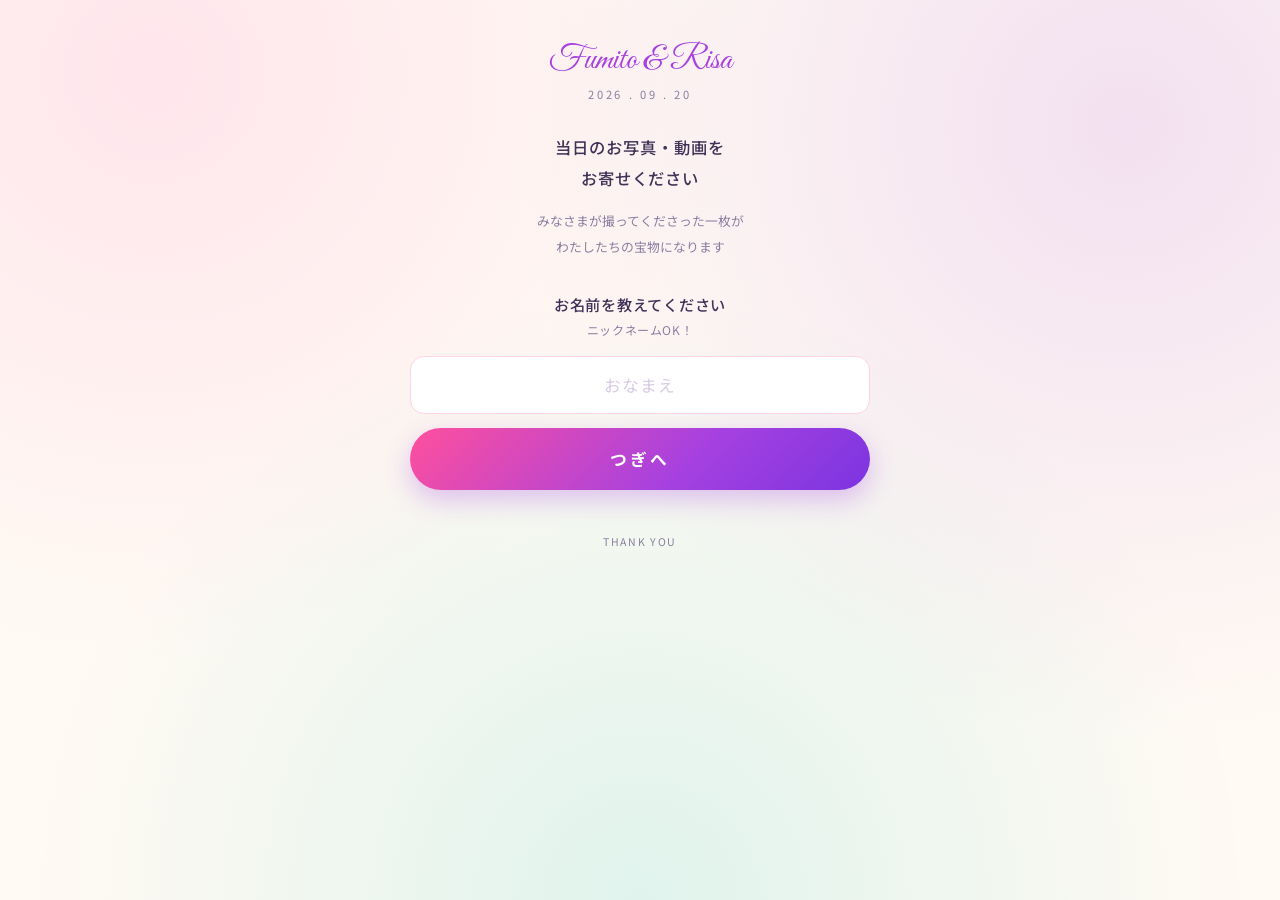
<file: upload.html>
<!DOCTYPE html>
<html lang="ja">
<head>
<meta charset="UTF-8">
<meta name="viewport" content="width=device-width, initial-scale=1.0, viewport-fit=cover">
  <meta name="robots" content="noindex, nofollow, noarchive, nosnippet, noimageindex">
<meta name="theme-color" content="#fffaf3">
<title>写真・動画のご提供 | Fumito &amp; Risa</title>
<link rel="preconnect" href="https://fonts.googleapis.com">
<link rel="preconnect" href="https://fonts.gstatic.com" crossorigin>
<link href="https://fonts.googleapis.com/css2?family=Great+Vibes&family=Noto+Sans+JP:wght@300;400;500;700&display=swap" rel="stylesheet">
<style>
:root {
  --pink: #ff4f9d;
  --pink-soft: #ffd4e6;
  --purple: #a641e0;
  --grape: #7b34e0;
  --aqua: #1fc8c2;
  --gold: #ffbe2e;
  --cream: #fffaf3;
  --text: #3f3357;
  --text-light: #8a7fa0;
  --white: #ffffff;
}

*, *::before, *::after { box-sizing: border-box; margin: 0; padding: 0; }

body {
  font-family: 'Noto Sans JP', sans-serif;
  color: var(--text);
  background: var(--cream);
  background-image:
    radial-gradient(circle at 12% 8%, rgba(255,212,230,0.55), transparent 42%),
    radial-gradient(circle at 88% 14%, rgba(166,65,224,0.14), transparent 45%),
    radial-gradient(circle at 50% 100%, rgba(31,200,194,0.14), transparent 55%);
  background-attachment: fixed;
  min-height: 100svh;
  display: flex;
  justify-content: center;
  padding: 40px 20px calc(env(safe-area-inset-bottom, 0px) + 48px);
  -webkit-text-size-adjust: 100%;
}

.wrap { width: 100%; max-width: 460px; text-align: center; }

.script {
  font-family: 'Great Vibes', cursive;
  font-size: 2.1rem;
  color: var(--purple);
  line-height: 1.2;
}

.date {
  font-size: 0.7rem;
  letter-spacing: 0.24em;
  color: var(--text-light);
  margin-top: 6px;
}

h1 {
  font-size: 1.02rem;
  font-weight: 500;
  letter-spacing: 0.06em;
  margin-top: 30px;
  line-height: 1.9;
}

.lead {
  font-size: 0.8rem;
  line-height: 2;
  color: var(--text-light);
  margin-top: 14px;
}

/* ── アップロードボタン ── */
.upload-btn {
  -webkit-appearance: none;
  appearance: none;
  display: flex;
  align-items: center;
  justify-content: center;
  gap: 12px;
  width: 100%;
  min-height: 96px;
  margin: 40px 0 0;
  padding: 0 24px;
  border: 0;
  border-radius: 999px;
  cursor: pointer;
  font-family: inherit;
  font-size: 1.32rem;
  font-weight: 700;
  letter-spacing: 0.14em;
  color: var(--white);
  background: linear-gradient(135deg, var(--pink), var(--purple) 55%, var(--grape));
  box-shadow: 0 14px 34px rgba(166,65,224,0.34);
  transition: transform 0.18s ease, box-shadow 0.18s ease, opacity 0.18s ease;
  touch-action: manipulation;
}

.upload-btn:active { transform: scale(0.975); box-shadow: 0 8px 20px rgba(166,65,224,0.3); }
.upload-btn:disabled { opacity: 0.5; cursor: default; transform: none; }
.upload-btn svg { width: 27px; height: 27px; fill: none; stroke: currentColor; stroke-width: 1.9; stroke-linecap: round; stroke-linejoin: round; flex-shrink: 0; }

.hint { font-size: 0.72rem; color: var(--text-light); margin-top: 16px; letter-spacing: 0.05em; line-height: 1.9; }

.tips {
  margin-top: 26px;
  padding: 16px 18px;
  border-radius: 12px;
  background: rgba(255,255,255,0.7);
  border: 1px solid var(--pink-soft);
  text-align: left;
}

.tips li {
  list-style: none;
  position: relative;
  padding-left: 18px;
  font-size: 0.72rem;
  line-height: 1.95;
  color: var(--text-light);
}

.tips li + li { margin-top: 7px; }

.tips li::before {
  content: '✦';
  position: absolute;
  left: 0;
  top: 0;
  color: var(--purple);
  font-size: 0.62rem;
}

.now-uploading {
  display: none;
  margin-top: 22px;
  padding: 13px 16px;
  border-radius: 12px;
  background: linear-gradient(135deg, var(--pink-soft), #e0e8ff);
  color: var(--purple);
  font-size: 0.76rem;
  font-weight: 500;
  letter-spacing: 0.05em;
  line-height: 1.8;
}
.now-uploading.show { display: block; }

.now-uploading.finished {
  background: linear-gradient(135deg, #d6f6f2, #fff1d2);
  color: #0e8a84;
}
.now-uploading.finished .counter b { color: #0e8a84; }
.now-uploading.finished .total-bar span {
  background: linear-gradient(90deg, var(--aqua), var(--gold));
}

.counter {
  display: block;
  margin-top: 8px;
  font-size: 1.02rem;
  font-weight: 700;
  letter-spacing: 0.04em;
  font-variant-numeric: tabular-nums;
}

.counter b {
  font-size: 1.28rem;
  color: var(--pink);
}

.total-bar {
  display: block;
  height: 6px;
  margin-top: 10px;
  border-radius: 99px;
  background: rgba(255, 255, 255, 0.65);
  overflow: hidden;
}

.total-bar span {
  display: block;
  height: 100%;
  width: 0;
  border-radius: 99px;
  background: linear-gradient(90deg, var(--pink), var(--purple));
  transition: width 0.3s ease;
}

/* ── お名前の入力 ── */
.ask-name {
  margin-top: 34px;
  font-size: 0.95rem;
  font-weight: 500;
  letter-spacing: 0.05em;
}

.ask-note {
  margin-top: 6px;
  font-size: 0.75rem;
  color: var(--text-light);
  letter-spacing: 0.05em;
}

.field {
  -webkit-appearance: none;
  appearance: none;
  width: 100%;
  margin-top: 18px;
  padding: 16px 18px;
  border: 1.5px solid var(--pink-soft);
  border-radius: 14px;
  background: #fff;
  font-family: inherit;
  font-size: 1.05rem;
  letter-spacing: 0.06em;
  text-align: center;
  color: var(--text);
}
.field:focus { outline: none; border-color: var(--purple); }
.field::placeholder { color: #d8cbe4; }

.next-btn {
  -webkit-appearance: none;
  appearance: none;
  width: 100%;
  margin-top: 14px;
  min-height: 62px;
  border: 0;
  border-radius: 999px;
  font-family: inherit;
  font-size: 1.05rem;
  font-weight: 700;
  letter-spacing: 0.18em;
  color: #fff;
  background: linear-gradient(135deg, var(--pink), var(--purple) 60%, var(--grape));
  box-shadow: 0 10px 26px rgba(166,65,224,0.3);
  cursor: pointer;
  touch-action: manipulation;
}
.next-btn:active { transform: scale(0.98); }

.msg {
  display: none;
  margin-top: 14px;
  padding: 12px 14px;
  border-radius: 12px;
  background: #fdecf2;
  color: #c22b58;
  font-size: 0.76rem;
  line-height: 1.8;
}
.msg.show { display: block; }

/* ── 送信者の表示 ── */
.who {
  margin-top: 30px;
  font-size: 0.95rem;
  line-height: 1.9;
  letter-spacing: 0.04em;
}
.who b {
  font-weight: 700;
  color: var(--purple);
  word-break: break-all;
}

.change {
  -webkit-appearance: none;
  appearance: none;
  margin-top: 26px;
  padding: 9px 22px;
  border: 1px solid var(--pink-soft);
  border-radius: 999px;
  background: transparent;
  color: var(--text-light);
  font-family: inherit;
  font-size: 0.72rem;
  letter-spacing: 0.06em;
  cursor: pointer;
}

[hidden] { display: none !important; }

/* ── ファイル一覧 ── */
.list { margin-top: 32px; text-align: left; display: none; }
.list.show { display: block; }

.item {
  background: rgba(255,255,255,0.9);
  border: 1px solid var(--pink-soft);
  border-radius: 14px;
  padding: 14px 16px;
  margin-bottom: 10px;
  box-shadow: 0 6px 18px rgba(150,110,200,0.09);
}

.item-head { display: flex; align-items: center; gap: 10px; }
.item-name {
  flex: 1; min-width: 0;
  font-size: 0.78rem;
  white-space: nowrap; overflow: hidden; text-overflow: ellipsis;
}
.item-state { font-size: 0.7rem; color: var(--text-light); white-space: nowrap; letter-spacing: 0.04em; }
.item.done .item-state { color: var(--aqua); font-weight: 500; }
.item.error .item-state { color: var(--pink); font-weight: 500; }

.item-err {
  display: none;
  margin-top: 8px;
  font-size: 0.68rem;
  line-height: 1.7;
  color: #d33b73;
  word-break: break-all;
}
.item.error .item-err { display: block; }

.bar { height: 5px; border-radius: 99px; background: var(--pink-soft); margin-top: 10px; overflow: hidden; }
.bar span { display: block; height: 100%; width: 0; border-radius: 99px; background: linear-gradient(90deg, var(--pink), var(--purple)); transition: width 0.25s ease; }
.item.done .bar span { background: linear-gradient(90deg, var(--aqua), var(--gold)); }
.item.error .bar span { background: var(--pink); }

/* ── 完了メッセージ ── */
.result {
  display: none;
  margin-top: 26px;
  padding: 22px 18px;
  border-radius: 14px;
  font-size: 0.85rem;
  line-height: 2;
  background: linear-gradient(135deg, var(--pink-soft), #e0e8ff);
  color: var(--purple);
}
.result.show { display: block; }
.result.bad { background: #fdecf2; color: #d33b73; }

.retry {
  -webkit-appearance: none; appearance: none;
  margin-top: 14px; padding: 11px 26px;
  border: 1px solid var(--purple); border-radius: 999px;
  background: transparent; color: var(--purple);
  font-family: inherit; font-size: 0.78rem; letter-spacing: 0.08em;
  cursor: pointer;
}

footer { margin-top: 44px; font-size: 0.66rem; letter-spacing: 0.16em; color: var(--text-light); }

@media (max-width: 380px) {
  .upload-btn { font-size: 1.18rem; min-height: 86px; }
}
</style>
</head>
<body>

<div class="wrap">

  <p class="script">Fumito &amp; Risa</p>
  <p class="date">2026 . 09 . 20</p>

  <section id="nameView">

    <h1>当日のお写真・動画を<br>お寄せください</h1>
    <p class="lead">
      みなさまが撮ってくださった一枚が<br>
      わたしたちの宝物になります
    </p>

    <p class="ask-name">お名前を教えてください</p>
    <p class="ask-note">ニックネームOK！</p>

    <input class="field" id="senderInput" type="text" autocomplete="off"
           autocapitalize="off" spellcheck="false" maxlength="40" placeholder="おなまえ">

    <button type="button" class="next-btn" id="nextBtn">つぎへ</button>

    <p class="msg" id="nameMsg"></p>

  </section>

  <section id="uploadView" hidden>

  <p class="who"><b id="whoName"></b> さん<br>ありがとうございます</p>

  <button type="button" class="upload-btn" id="pickBtn">
    <svg viewBox="0 0 24 24" aria-hidden="true">
      <path d="M12 16V4"></path>
      <path d="M7 9l5-5 5 5"></path>
      <path d="M4 15v3a2 2 0 0 0 2 2h12a2 2 0 0 0 2-2v-3"></path>
    </svg>
    アップロード
  </button>

  <input type="file" id="fileInput" accept="image/*,video/*" multiple hidden>

  <p class="hint">写真ライブラリから何枚でも選べます<br>動画もそのままお送りいただけます</p>

  <ul class="tips">
    <li>送信中は画面を消さずにそのままお待ちください</li>
    <li>本数が多いときは、何回かに分けると失敗しにくいです</li>
  </ul>

  <div class="now-uploading" id="nowUploading">
    <span id="nowText">送信中です。画面を消さずにお待ちください。</span>
    <span class="counter" id="counter"></span>
    <span class="total-bar"><span id="totalFill"></span></span>
  </div>

  <div class="list" id="list"></div>
  <div class="result" id="result"></div>

  <button type="button" class="change" id="changeBtn">お名前を変更する</button>

  </section>

  <footer>THANK YOU</footer>

</div>

<script>
/* ============================================================
   Google Apps Script のウェブアプリ URL をここに貼ってください
   （デプロイ後に発行される .../exec で終わる URL）
   ============================================================ */
const UPLOAD_GAS_URL = 'https://script.google.com/macros/s/AKfycbzUZw-dUX4tkMTBSUcyUkwgJZk07Ptw3Mz8Q1YrAZligWqnkMtkojbrnAYt-gaITBWC/exec';

const nameView = document.getElementById('nameView');
const uploadView = document.getElementById('uploadView');
const senderInput = document.getElementById('senderInput');
const nextBtn = document.getElementById('nextBtn');
const nameMsg = document.getElementById('nameMsg');
const whoName = document.getElementById('whoName');
const changeBtn = document.getElementById('changeBtn');
const pickBtn = document.getElementById('pickBtn');
const fileInput = document.getElementById('fileInput');
const listEl = document.getElementById('list');
const nowEl = document.getElementById('nowUploading');
const nowTextEl = document.getElementById('nowText');
const counterEl = document.getElementById('counter');
const totalFillEl = document.getElementById('totalFill');
const NOW_TEXT = nowTextEl.textContent.trim();
const resultEl = document.getElementById('result');

const MAX_ATTEMPTS = 3;
const PARALLEL = 3;
const SESSION_AHEAD = 4;
const SENDER_KEY = 'wedding0920_sender';

let sender = '';

function cleanName(v) {
  return String(v || '').replace(/[\r\n\t]/g, ' ').trim().slice(0, 40);
}

function rememberSender(v) {
  try { localStorage.setItem(SENDER_KEY, v); } catch (e) { /* 保存できなくても続行 */ }
}

function recallSender() {
  try { return localStorage.getItem(SENDER_KEY) || ''; } catch (e) { return ''; }
}

function toUploadView(name) {
  sender = name;
  whoName.textContent = name;
  nameMsg.classList.remove('show');
  nameView.hidden = true;
  uploadView.hidden = false;
}

function toNameView() {
  uploadView.hidden = true;
  nameView.hidden = false;
  senderInput.value = sender;
  senderInput.focus();
}

nextBtn.addEventListener('click', () => {
  const v = cleanName(senderInput.value);
  if (!v) {
    nameMsg.textContent = 'お名前を入れてください。';
    nameMsg.classList.add('show');
    return;
  }
  rememberSender(v);
  toUploadView(v);
});

senderInput.addEventListener('keydown', (e) => {
  if (e.key === 'Enter') { e.preventDefault(); nextBtn.click(); }
});

senderInput.addEventListener('input', () => nameMsg.classList.remove('show'));

changeBtn.addEventListener('click', () => {
  if (uploading) return;
  toNameView();
});

(function restore() {
  const saved = cleanName(recallSender());
  if (saved) toUploadView(saved);
})();

// 種類が空で渡ってくる端末があるため、拡張子でも判断できるようにする
const MEDIA_EXT = /\.(jpe?g|png|gif|webp|avif|bmp|tiff?|heic|heif|mov|mp4|m4v|3gp|avi|mkv|webm|mpe?g|wmv)$/i;

function isMedia(file) {
  const t = String(file.type || '').toLowerCase();
  if (t.indexOf('image/') === 0 || t.indexOf('video/') === 0) return true;
  if (!t) return MEDIA_EXT.test(file.name || '');
  return false;
}
let uploading = false;

pickBtn.addEventListener('click', () => {
  if (uploading) return;
  fileInput.click();
});

fileInput.addEventListener('change', () => {
  const all = Array.from(fileInput.files || []);
  // 送信し終わるまで input は空にしない。
  // iOS では先に空にすると写真の実体が読めなくなることがある。
  if (!all.length) return;

  const files = all.filter(isMedia);
  const skipped = all.filter((f) => !isMedia(f));
  start(files, skipped);
});

function setCounter(done, total) {
  counterEl.innerHTML = '';
  const strong = document.createElement('b');
  strong.textContent = done + ' / ' + total;
  counterEl.appendChild(strong);
  counterEl.appendChild(document.createTextNode(' 件 処理しました'));
  totalFillEl.style.width = (total ? (done / total) * 100 : 0) + '%';
}


function show(msg, bad) {
  resultEl.innerHTML = msg;
  resultEl.className = 'result show' + (bad ? ' bad' : '');
}

function fmtSize(n) {
  if (n < 1024 * 1024) return (n / 1024).toFixed(0) + ' KB';
  return (n / 1024 / 1024).toFixed(1) + ' MB';
}

function addRow(file) {
  const el = document.createElement('div');
  el.className = 'item';
  el.innerHTML =
    '<div class="item-head">' +
      '<span class="item-name"></span>' +
      '<span class="item-state">待機中</span>' +
    '</div>' +
    '<div class="bar"><span></span></div>' +
    '<p class="item-err"></p>';
  el.querySelector('.item-name').textContent = file.name + '（' + fmtSize(file.size) + '）';
  listEl.appendChild(el);
  return {
    root: el,
    state: el.querySelector('.item-state'),
    fill: el.querySelector('.bar span'),
    err: el.querySelector('.item-err'),
  };
}

function markSkipped(file) {
  const row = addRow(file);
  row.root.classList.add('error');
  row.state.textContent = '対象外';
  row.fill.style.width = '100%';
  row.err.textContent = '写真と動画のみお送りいただけます';
}


async function start(files, skipped) {
  skipped = skipped || [];

  if (UPLOAD_GAS_URL.indexOf('PASTE_YOUR') === 0) {
    show('アップロード先がまだ設定されていません。<br>新郎新婦までお知らせください。', true);
    return;
  }

  if (!files.length) {
    listEl.classList.add('show');
    skipped.forEach(markSkipped);
    fileInput.value = '';
    show('写真と動画のみお送りいただけます。<br>選び直してください。' +
      '<button type="button" class="retry" onclick="document.getElementById(\'pickBtn\').click()">もう一度選ぶ</button>',
      true);
    return;
  }

  uploading = true;
  pickBtn.disabled = true;
  resultEl.className = 'result';
  listEl.classList.add('show');
  nowTextEl.textContent = NOW_TEXT;
  nowEl.classList.remove('finished');
  nowEl.classList.add('show');
  setCounter(0, files.length);
  skipped.forEach(markSkipped);
  window.addEventListener('beforeunload', warn);

  const rows = files.map(addRow);
  const sessionFor = sessionPipeline(files, SESSION_AHEAD);

  const sent = [];
  const failed = [];
  let firstError = '';

  function markFailed(i, msg) {
    const row = rows[i];
    row.root.classList.remove('done');
    row.root.classList.add('error');
    row.state.textContent = '失敗';
    row.fill.style.width = '100%';
    row.err.textContent = msg;
    failed.push(files[i].name);
    if (!firstError) firstError = msg;
  }

  let processed = 0;

  await runPool(files, async (i) => {
    try {
      const done = await uploadOne(files[i], rows[i], sessionFor, i);
      rows[i].root.classList.add('done');
      rows[i].state.textContent = '完了';
      rows[i].fill.style.width = '100%';
      sent.push({ index: i, name: done.name, confirmed: done.confirmed });
    } catch (err) {
      markFailed(i, String((err && err.message) || err));
    }
    processed++;
    setCounter(processed, files.length);
  });

  // 送り終えたぶんを、最後にまとめて1回だけ確認する
  const pending = sent.filter((x) => !x.confirmed && x.name);
  if (pending.length) {
    nowTextEl.textContent = '保存を確認しています';
    const found = await verifyAll(pending.map((x) => x.name));
    for (const x of pending) {
      if (!found.has(x.name)) markFailed(x.index, '保存を確認できませんでした');
    }
  }

  uploading = false;
  pickBtn.disabled = false;
  fileInput.value = '';
  nowTextEl.textContent = '送信が終わりました';
  nowEl.classList.add('finished');
  setCounter(files.length, files.length);
  window.removeEventListener('beforeunload', warn);

  const okCount = rows.filter((r) => r.root.classList.contains('done')).length;

  const skipNote = skipped.length
    ? '<br>写真と動画以外の' + skipped.length + '件は送っていません'
    : '';

  if (!failed.length) {
    show(
      okCount + '件をお送りいただきました<br>' +
      'ありがとうございます！<br>' +
      '続けてアップロードもできます' + skipNote
    );
  } else {
    const esc = document.createElement('span');
    esc.textContent = firstError;
    show(
      okCount + '件は完了しましたが、' + failed.length + '件が失敗しました。<br>' +
      '電波の良い場所でもう一度お試しください。' + skipNote +
      '<span style="display:block;margin-top:10px;font-size:0.7rem;opacity:0.85;word-break:break-all">' +
      esc.innerHTML + '</span>' +
      '<button type="button" class="retry" onclick="document.getElementById(\'pickBtn\').click()">もう一度選ぶ</button>',
      true
    );
  }
}


/* 決まった数だけ並行して処理する */
async function runPool(files, handle) {
  let next = 0;

  async function worker() {
    for (;;) {
      const i = next++;
      if (i >= files.length) return;
      await handle(i);
    }
  }

  const workers = [];
  const width = Math.min(PARALLEL, files.length);
  for (let k = 0; k < width; k++) workers.push(worker());
  await Promise.all(workers);
}


/* 送信先URLを先回りして取っておく。転送中に次のURLが揃う */
function sessionPipeline(files, ahead) {
  const cache = new Map();
  let next = 0;
  let active = 0;

  function pump() {
    while (active < ahead && next < files.length) {
      const i = next++;
      active++;
      const p = createSession(files[i]);
      cache.set(i, p);
      p.then(
        () => { active--; pump(); },
        () => { active--; pump(); }
      );
    }
  }

  pump();

  return function (i) {
    if (!cache.has(i)) cache.set(i, createSession(files[i]));
    return cache.get(i);
  };
}


function warn(e) {
  e.preventDefault();
  e.returnValue = '';
}

/* GAS に依頼して Drive の再開可能アップロード用 URL を発行してもらう */
async function createSession(file) {
  const res = await fetch(UPLOAD_GAS_URL, {
    method: 'POST',
    headers: { 'Content-Type': 'text/plain;charset=utf-8' },
    body: JSON.stringify({
      action: 'start',
      name: file.name,
      mimeType: file.type || 'application/octet-stream',
      size: file.size,
      sender: sender,
    }),
  });
  if (!res.ok) throw new Error('URL発行に失敗 HTTP ' + res.status);

  const raw = await res.text();
  let data;
  try {
    data = JSON.parse(raw);
  } catch (e) {
    throw new Error('想定外の応答: ' + raw.slice(0, 160));
  }
  if (!data.ok || !data.uploadUrl) {
    throw new Error(data.error || 'アップロードURLが返りませんでした');
  }
  return { uploadUrl: data.uploadUrl, name: data.name || '' };
}

/* 1ファイルを送る。失敗しても最大3回まで自動でやり直す */
async function uploadOne(file, row, sessionFor, index) {
  let lastError;

  for (let attempt = 1; attempt <= MAX_ATTEMPTS; attempt++) {
    try {
      row.state.textContent = attempt === 1 ? '準備中' : '再送信中';
      row.fill.style.width = '0%';

      const session = attempt === 1
        ? await sessionFor(index)
        : await createSession(file);

      row.state.textContent = '0%';
      const how = await putFile(session.uploadUrl, file, (pct) => {
        row.state.textContent = pct + '%';
        row.fill.style.width = pct + '%';
      });

      return { name: session.name, confirmed: how === 'confirmed' };
    } catch (err) {
      lastError = err;
      if (attempt < MAX_ATTEMPTS) {
        row.state.textContent = 'やり直します';
        await sleep(attempt * 2000);
      }
    }
  }

  throw lastError;
}


function sleep(ms) {
  return new Promise((r) => setTimeout(r, ms));
}


/* 本当に Drive に保存できたかを GAS に問い合わせる */
async function verifyAll(names) {
  const found = new Set();
  if (!names.length) return found;

  let missing = names.slice();

  for (let round = 0; round < 2 && missing.length; round++) {
    if (round) await sleep(1500);
    const hit = await askFound(missing);
    hit.forEach((n) => found.add(n));
    missing = missing.filter((n) => !found.has(n));
  }

  return found;
}


/* まとめて問い合わせる。古いバックエンドなら1件ずつ並行で聞く */
async function askFound(names) {
  try {
    const res = await fetch(UPLOAD_GAS_URL, {
      method: 'POST',
      headers: { 'Content-Type': 'text/plain;charset=utf-8' },
      body: JSON.stringify({ action: 'verifyMany', names: names, sender: sender }),
    });
    const data = await res.json();
    if (data && data.ok && Array.isArray(data.found)) return data.found;
  } catch (e) {
    /* 1件ずつに切り替える */
  }

  const each = await Promise.all(names.map((n) => verifyOne(n).then((ok) => (ok ? n : null))));
  return each.filter(Boolean);
}


async function verifyOne(name) {
  try {
    const res = await fetch(UPLOAD_GAS_URL, {
      method: 'POST',
      headers: { 'Content-Type': 'text/plain;charset=utf-8' },
      body: JSON.stringify({ action: 'verify', name: name, sender: sender }),
    });
    const data = await res.json();
    return !!(data && data.ok && data.found);
  } catch (e) {
    return false;
  }
}


/* ファイル本体はブラウザから Google へ直接送る（GAS を経由しないので大きな動画も通る） */
function putFile(uploadUrl, file, onProgress) {
  return new Promise((resolve, reject) => {
    const xhr = new XMLHttpRequest();
    let sentAll = false;

    xhr.open('PUT', uploadUrl, true);
    xhr.setRequestHeader('Content-Type', file.type || 'application/octet-stream');

    xhr.upload.onprogress = (e) => {
      if (!e.lengthComputable) return;
      if (e.loaded >= e.total) sentAll = true;
      onProgress(Math.min(99, Math.floor((e.loaded / e.total) * 100)));
    };
    xhr.upload.onload = () => { sentAll = true; };

    xhr.onload = () => {
      if (xhr.status >= 200 && xhr.status < 300) resolve('confirmed');
      else reject(new Error('送信に失敗 HTTP ' + xhr.status + ' ' +
        String(xhr.responseText || '').slice(0, 160)));
    };

    // Google は完了の応答にブラウザ向けの許可ヘッダを付けてこない。
    // 全部送り終えたあとのエラーは成功とみなし、最後にまとめて確かめる。
    xhr.onerror = () => {
      if (sentAll) resolve('sent');
      else reject(new Error('送信中に通信が途切れました（回線が不安定です）'));
    };
    xhr.ontimeout = () => {
      if (sentAll) resolve('sent');
      else reject(new Error('送信がタイムアウトしました'));
    };

    xhr.send(file);
  });
}

</script>

</body>
</html>
</file>
<file: css/style.css>
*, *::before, *::after { box-sizing: border-box; margin: 0; padding: 0; }

/* self-hosted display fonts (files in ../fonts/) */
@font-face {
  font-family: 'Waltograph';
  src: url('../fonts/waltograph42.otf') format('opentype'),
       url('../fonts/waltographUI.ttf') format('truetype');
  font-weight: normal;
  font-display: swap;
}

@font-face {
  font-family: 'MickeyMouseLine';
  src: url('../fonts/MickeyMouseLinePersonalUseRegular-7BWgA.otf') format('opentype');
  font-weight: normal;
  font-display: swap;
}

@font-face {
  font-family: 'AlCinderella';
  src: url('../fonts/AlCinderella-2vnw.ttf') format('truetype');
  font-weight: normal;
  font-display: swap;
}

:root {
  /* vibrant, poppy palette */
  --pink: #ff4f9d;
  --pink-soft: #ffd4e6;
  --coral: #ff7a4d;
  --yellow: #ffc22e;
  --aqua: #1fc8c2;
  --sky: #37a9ff;
  --purple: #a641e0;
  --grape: #7b34e0;
  --royal: #3f6fe0;
  --gold: #ffbe2e;
  --gold-light: #ffe08a;
  --cream: #fffaf3;
  --text: #3f3357;
  --text-light: #8a7fa0;
  --white: #ffffff;
}

body {
  font-family: 'Noto Serif JP', serif;
  color: var(--text);
  line-height: 1.8;
  background:
    linear-gradient(180deg, #fffafd 0%, #f6feff 38%, #fefbff 68%, #fffdf7 100%);
  background-attachment: fixed;
}

/* ── HERO ── */
.hero {
  position: relative;
  height: 100vh;
  min-height: 640px;
  display: flex;
  flex-direction: column;
  align-items: center;
  justify-content: center;
  text-align: center;
  overflow: hidden;
  color: #fff;
}

/* bright, poppy sky wash */
.hero-sky {
  position: absolute;
  inset: 0;
  background:
    radial-gradient(circle at 16% 16%, rgba(255,194,46,0.20), transparent 42%),
    radial-gradient(circle at 86% 18%, rgba(31,200,194,0.20), transparent 44%),
    radial-gradient(circle at 10% 84%, rgba(55,169,255,0.18), transparent 44%),
    radial-gradient(circle at 90% 86%, rgba(255,79,157,0.20), transparent 46%),
    linear-gradient(150deg, #ffffff 0%, #fbffff 45%, #fffefb 100%);
}

/* stars layer (dots injected by JS) */
.hero-stars {
  position: absolute;
  inset: 0;
  pointer-events: none;
}

/* a little bird gently floating above the couple, overlaid on the photo
   — appears LAST (after frame → photo → text) */
.hero-bird {
  position: absolute;
  top: 3%;
  left: 63%;
  width: min(175px, 40vw);
  height: auto;
  z-index: 4;
  pointer-events: none;
  opacity: 0;
  will-change: transform, opacity;
  animation: birdEnter 1s ease 3.6s forwards,
             birdFloat 5.5s ease-in-out 3.6s infinite both;
}

@keyframes birdEnter {
  from { opacity: 0; }
  to   { opacity: 1; }
}

@keyframes birdFloat {
  0%, 100% { transform: translate(-50%, 0)     rotate(-2.5deg); }
  50%      { transform: translate(-50%, -12px) rotate(2.5deg); }
}

/* confetti: circle (base) / mickey / star */
.star {
  position: absolute;
  border-radius: 50%;
  background: var(--c, #ff4f9d);
  opacity: 0.9;
  animation: confettiFloat var(--dur, 6s) ease-in-out infinite;
  animation-delay: var(--delay, 0s);
}

/* mickey ears (spread apart) */
.c-mickey::before,
.c-mickey::after {
  content: '';
  position: absolute;
  width: 60%;
  height: 60%;
  top: -46%;
  border-radius: 50%;
  background: var(--c, #ff4f9d);
}

.c-mickey::before { left: -28%; }
.c-mickey::after  { right: -28%; }

/* five-point star */
.c-star {
  border-radius: 0;
  clip-path: polygon(50% 0%, 61% 35%, 98% 35%, 68% 57%, 79% 91%,
                     50% 70%, 21% 91%, 32% 57%, 2% 35%, 39% 35%);
}

@keyframes confettiFloat {
  0%, 100% { transform: translateY(0)     rotate(0deg);  opacity: 0.5; }
  50%      { transform: translateY(-12px) rotate(18deg); opacity: 1; }
}

/* text overlaid on the photo, centred — fades in LAST */
.hero-content {
  position: absolute;
  inset: 0;
  z-index: 3;
  display: flex;
  flex-direction: column;
  align-items: center;
  justify-content: center;
  padding: 0 1.5rem;
  text-shadow: 0 1px 10px rgba(30,15,60,0.55), 0 0 22px rgba(20,10,50,0.35);
  opacity: 0;
  animation: textReveal 1.2s ease 2.7s forwards;
}

/* very soft scrim so overlaid text stays readable over the photo */
.hero-content::before {
  content: '';
  position: absolute;
  inset: -28% -14%;
  z-index: -1;
  background: radial-gradient(ellipse at center, rgba(24,14,54,0.18), transparent 62%);
  pointer-events: none;
}

/* ── PHOTO FRAME ── */
.hero-frame {
  position: relative;
  z-index: 2;
  width: min(500px, 86vw);
  aspect-ratio: 3 / 4;
  transform: translateY(-6vh);
}

/* the white rounded frame — appears FIRST */
.frame-card {
  position: relative;
  z-index: 2;
  width: 100%;
  height: 100%;
  padding: 7px;
  background: #fff;
  border-radius: 42px;
  box-shadow: 0 16px 44px rgba(40,20,80,0.4);
  opacity: 0;
  animation: frameReveal 1.3s cubic-bezier(0.2, 0.8, 0.3, 1.15) 0.4s forwards;
}

/* the photo — fills the frame SECOND */
.frame-photo {
  width: 100%;
  height: 100%;
  object-fit: cover;
  object-position: center 30%;
  border-radius: 36px;
  opacity: 0;
  animation: photoReveal 1.3s ease 1.7s forwards;
}

/* balloons rising up through the hero, looping forever */
.hero-balloons {
  position: absolute;
  inset: 0;
  z-index: 1;
  overflow: hidden;
  pointer-events: none;
}

.balloon {
  position: absolute;
  top: 0;
  left: var(--x, 50%);
  width: var(--bw, 40px);
  height: calc(var(--bw, 40px) * 1.16);
  border-radius: 50% 50% 50% 50% / 54% 54% 46% 46%;
  background:
    radial-gradient(circle at 36% 30%, rgba(255,255,255,0.6), transparent 44%),
    var(--c, #ff4f9d);
  opacity: 0.85;
  animation: balloonRise var(--dur, 12s) linear var(--delay, 0s) infinite;
}

/* knot */
.balloon::before {
  content: '';
  position: absolute;
  bottom: -6px;
  left: 50%;
  transform: translateX(-50%);
  width: 0;
  height: 0;
  border-left: 5px solid transparent;
  border-right: 5px solid transparent;
  border-top: 8px solid var(--c, #ff4f9d);
}

/* string */
.balloon::after {
  content: '';
  position: absolute;
  top: calc(100% + 5px);
  left: 50%;
  width: 2px;
  height: 38px;
  background: linear-gradient(rgba(120,120,140,0.45), rgba(120,120,140,0));
}

/* Mickey ears (only on mickey balloons) */
.balloon .ear {
  position: absolute;
  width: 60%;
  height: 60%;
  top: -40%;
  border-radius: 50%;
  background:
    radial-gradient(circle at 36% 30%, rgba(255,255,255,0.5), transparent 46%),
    var(--c, #ff4f9d);
}

.balloon .ear-l { left: -26%; }
.balloon .ear-r { right: -26%; }

@keyframes balloonRise {
  0%   { transform: translate(0,   110vh) rotate(-5deg); }
  50%  { transform: translate(16px, 40vh) rotate(5deg); }
  100% { transform: translate(0,   -32vh) rotate(-5deg); }
}

@keyframes frameReveal {
  0%   { opacity: 0; transform: translateY(24px) scale(0.9); }
  100% { opacity: 1; transform: translateY(0)    scale(1); }
}

@keyframes photoReveal {
  from { opacity: 0; }
  to   { opacity: 1; }
}

@keyframes textReveal {
  0%   { opacity: 0; transform: translateY(10px); }
  100% { opacity: 1; transform: translateY(0); }
}

@keyframes blobFloat {
  0%, 100% { transform: translate(0, 0) rotate(0deg); }
  50%      { transform: translate(2%, -2%) rotate(6deg); }
}

.hero-names {
  font-family: 'MickeyMouseLine', 'Fredoka', sans-serif;
  font-style: normal;
  font-size: clamp(2.4rem, 9vw, 5rem);
  font-weight: 600;
  letter-spacing: 0.02em;
  line-height: 1.1;
  white-space: nowrap;
  color: #fff;
  position: relative;
  top: 1.6rem;
  text-shadow: 0 2px 12px rgba(30,15,60,0.6), 0 0 3px rgba(30,15,60,0.4);
}

.hero-ampersand {
  display: inline-block;
  vertical-align: middle;
  position: relative;
  top: 0.14em;
  font-family: 'Waltograph', 'Great Vibes', cursive;
  font-style: normal;
  font-size: 0.8em;
  color: var(--gold-light);
  margin: 0 0.22em;
  -webkit-text-stroke: 0.8px rgba(120,55,15,0.6);
  text-shadow:
    -1px -1px 0 rgba(120,55,15,0.45),
     1px -1px 0 rgba(120,55,15,0.45),
    -1px  1px 0 rgba(120,55,15,0.45),
     1px  1px 0 rgba(120,55,15,0.45),
     0 0 18px rgba(255,215,120,0.6);
}

.hero-wedding {
  font-family: 'Great Vibes', cursive;
  font-size: clamp(4.8rem, 13vw, 7.8rem);
  color: var(--gold-light);
  margin-top: 6rem;
  position: relative;
  top: 3.2rem;
  -webkit-text-stroke: 0.8px rgba(120,55,15,0.6);
  text-shadow:
    -1px -1px 0 rgba(120,55,15,0.45),
     1px -1px 0 rgba(120,55,15,0.45),
    -1px  1px 0 rgba(120,55,15,0.45),
     1px  1px 0 rgba(120,55,15,0.45),
     0 0 18px rgba(255,215,120,0.55);
}

.hero-date {
  font-family: 'Noto Sans JP', sans-serif;
  font-size: clamp(0.95rem, 2.2vw, 1.2rem);
  font-weight: 500;
  letter-spacing: 0.3em;
  color: #fff;
  margin-top: 1.6rem;
  text-shadow: 0 1px 8px rgba(20,10,40,0.9), 0 0 3px rgba(20,10,40,0.7);
}

.hero-venue {
  font-family: 'Noto Sans JP', sans-serif;
  font-size: clamp(0.75rem, 1.9vw, 0.92rem);
  font-weight: 400;
  letter-spacing: 0.14em;
  color: #fff;
  margin-top: 0.6rem;
  text-shadow: 0 1px 8px rgba(20,10,40,0.9), 0 0 3px rgba(20,10,40,0.7);
}

.hero-scroll {
  position: absolute;
  bottom: 2rem;
  left: 50%;
  transform: translateX(-50%);
  display: flex;
  flex-direction: column;
  align-items: center;
  gap: 0.6rem;
  color: var(--purple);
  font-family: 'Cormorant Garamond', serif;
  font-size: 0.65rem;
  letter-spacing: 0.35em;
  z-index: 2;
}

.hero-scroll::after {
  content: '';
  display: block;
  width: 2px;
  height: 40px;
  background: linear-gradient(var(--pink), var(--aqua));
  animation: scrollLine 2s ease-in-out infinite;
}

@keyframes scrollLine {
  0%   { transform: scaleY(0); transform-origin: top; opacity: 1; }
  49%  { transform: scaleY(1); transform-origin: top; opacity: 1; }
  50%  { transform: scaleY(1); transform-origin: bottom; opacity: 1; }
  100% { transform: scaleY(0); transform-origin: bottom; opacity: 0; }
}

/* ── SECTION BASE ── */
.section-wrap {
  position: relative;
  padding: 104px 24px 80px;
  max-width: 700px;
  margin: 0 auto;
}

/* thin decorative vertical lines framing each section (left & right) */
.section-wrap::before,
.section-wrap::after {
  content: '';
  position: absolute;
  top: 24px;
  bottom: 24px;
  width: 1.5px;
  z-index: 0;
  background: linear-gradient(to bottom,
    transparent,
    rgba(166,65,224,0.28),
    rgba(255,79,157,0.28),
    rgba(31,200,194,0.28),
    transparent);
}

.section-wrap::before { left: 10px; }
.section-wrap::after  { right: 10px; }

.section-label {
  position: relative;
  font-family: 'Great Vibes', cursive;
  font-size: 2.6rem;
  letter-spacing: 0.02em;
  text-align: center;
  padding: 0.1em 0.4em;
  color: var(--purple);
}

/* gradient text on an inner span; the reveal animates its width (overflow
   hidden) — avoids the Chrome clip-path + background-clip:text bug */
.section-label .label-inner {
  display: inline-block;
  max-width: 100%;
  overflow: hidden;
  white-space: nowrap;
  vertical-align: bottom;
  padding: 0.06em 0.12em 0.22em;
  background: linear-gradient(100deg, var(--pink), var(--coral), var(--yellow), var(--aqua), var(--purple));
  -webkit-background-clip: text;
  background-clip: text;
  -webkit-text-fill-color: transparent;
}

/* hidden until scrolled into view — class added by JS (no-JS shows normally) */
.section-label.will-draw .label-inner {
  max-width: 0;
}

/* the "writing" reveal */
.section-label.drawn .label-inner {
  animation: labelDraw 1.4s cubic-bezier(0.65, 0, 0.35, 1) forwards;
}

@keyframes labelDraw {
  from { max-width: 0; }
  to   { max-width: var(--w, 100%); }
}

/* after drawing: lift the width cap and add a glow pulse */
.section-label.done .label-inner {
  max-width: none;
  animation: labelGlow 1.2s ease-out;
}

@keyframes labelGlow {
  0%, 100% { filter: none; }
  40%      { filter: drop-shadow(0 0 12px rgba(255,224,138,0.95)) brightness(1.18); }
}

/* sparkle particles spawned after the heading is drawn */
.label-sparkle {
  position: absolute;
  -webkit-text-fill-color: #ffe08a;
  color: #ffe08a;
  text-shadow: 0 0 8px rgba(255,220,130,0.95);
  pointer-events: none;
  transform: scale(0);
  opacity: 0;
  z-index: 3;
  animation: sparklePop 1.1s ease-out var(--sd, 0s) forwards;
}

@keyframes sparklePop {
  0%   { transform: scale(0)   rotate(0deg);   opacity: 0; }
  40%  { transform: scale(1.2) rotate(90deg);  opacity: 1; }
  100% { transform: scale(0.3) rotate(180deg); opacity: 0; }
}

.section-divider {
  display: flex;
  align-items: center;
  justify-content: center;
  gap: 1rem;
  margin: 0.6rem 0 2.5rem;
}

.section-divider::before,
.section-divider::after {
  content: '';
  flex: 1;
  max-width: 120px;
  height: 1px;
  background: linear-gradient(to right, transparent, var(--gold), transparent);
}

.divider-icon {
  color: var(--gold);
  font-size: 0.8rem;
  letter-spacing: 0.3em;
}

/* ── INVITATION ── */
.invitation-text {
  text-align: center;
  font-size: 0.95rem;
  line-height: 2.6;
  color: var(--text);
  font-weight: 300;
}

/* ── card shared ── */
.date-venue-card,
.info-card,
.access-card,
.form-card {
  background: rgba(255,255,255,0.85);
  backdrop-filter: blur(4px);
  border: 1px solid var(--pink-soft);
  border-radius: 18px;
  box-shadow: 0 12px 40px rgba(150,110,200,0.15);
}

/* ── DATE & VENUE ── */
.date-venue-card {
  padding: 56px 40px;
  text-align: center;
}

.date-en {
  font-family: 'Cormorant Garamond', serif;
  font-size: clamp(2rem, 5vw, 3.2rem);
  font-weight: 500;
  letter-spacing: 0.15em;
  background: linear-gradient(100deg, var(--aqua), var(--sky), var(--purple), var(--pink));
  -webkit-background-clip: text;
  background-clip: text;
  -webkit-text-fill-color: transparent;
}

.date-jp {
  font-size: 0.82rem;
  color: var(--text-light);
  margin-top: 0.6rem;
  letter-spacing: 0.2em;
  font-weight: 300;
}

.date-divider {
  width: 40px;
  height: 2px;
  background: linear-gradient(to right, var(--gold), var(--gold-light));
  margin: 1.8rem auto;
  border-radius: 2px;
}

.venue-name {
  font-size: 1rem;
  letter-spacing: 0.12em;
  font-weight: 500;
}

.venue-detail {
  font-size: 0.82rem;
  color: var(--text-light);
  margin-top: 0.4rem;
  letter-spacing: 0.1em;
  font-weight: 300;
}

/* ── INFORMATION ── */
.info-card { padding: 48px; }

@media (max-width: 480px) {
  .info-card { padding: 32px 24px; }
}

.info-list { list-style: none; }

.info-row {
  display: grid;
  grid-template-columns: 5em 1fr;
  gap: 0.5rem 1.5rem;
  padding: 0.75rem 0;
  font-size: 0.88rem;
  line-height: 1.8;
  border-bottom: 1px solid var(--pink-soft);
}

.info-row:first-child { border-top: 1px solid var(--pink-soft); }

.info-row dt {
  color: var(--purple);
  font-weight: 500;
  white-space: nowrap;
  letter-spacing: 0.05em;
}

.info-row dd {
  color: var(--text);
  font-weight: 300;
  letter-spacing: 0.05em;
}

.info-divider { height: 1.2rem; }

/* ── ACCESS ── */
.access-card { padding: 40px; }

@media (max-width: 480px) {
  .access-card { padding: 24px; }
}

.video-wrap {
  position: relative;
  width: 100%;
  aspect-ratio: 16 / 9;
  overflow: hidden;
  border-radius: 12px;
}

.video-wrap iframe {
  position: absolute;
  inset: 0;
  width: 100%;
  height: 100%;
  border: none;
}

.video-placeholder {
  position: absolute;
  inset: 0;
  background: linear-gradient(135deg, var(--pink-soft), #e0e8ff);
  display: flex;
  align-items: center;
  justify-content: center;
  color: var(--text-light);
  font-size: 0.85rem;
  letter-spacing: 0.1em;
}

.map-wrap {
  position: relative;
  width: 100%;
  aspect-ratio: 16 / 9;
  overflow: hidden;
  margin-top: 1.5rem;
  border-radius: 12px;
}

.map-wrap iframe {
  position: absolute;
  inset: 0;
  width: 100%;
  height: 100%;
  border: none;
}

/* ── PROFILE ── */
.profiles {
  display: flex;
  flex-direction: column;
  gap: 3rem;
}

.profile-card {
  background: rgba(255,255,255,0.6);
  border: 1px solid var(--pink-soft);
  border-radius: 18px;
  padding: 28px 30px;
}

/* header row: avatar + info side by side */
.profile-head {
  display: flex;
  align-items: center;
  gap: 1rem;
}

.groom .profile-head { flex-direction: row; }
.bride .profile-head { flex-direction: row-reverse; }

.profile-avatar {
  flex: 1;
  display: flex;
  justify-content: center;
}

.profile-img {
  width: 128px;
  height: 128px;
  border-radius: 18px;
  object-fit: cover;
  background: var(--pink-soft);
  border: 4px solid #fff;
  box-shadow: 0 6px 24px rgba(200,110,180,0.3);
}

.profile-info { flex: 1; text-align: center; }

.profile-role {
  font-family: 'Great Vibes', cursive;
  font-size: 1.6rem;
  color: var(--pink);
  letter-spacing: 0.02em;
}

.profile-name {
  font-family: 'Noto Serif JP', serif;
  font-size: 1.5rem;
  font-weight: 500;
  letter-spacing: 0.1em;
  margin: 0.1rem 0 0.5rem;
  color: var(--text);
}

.profile-icon {
  font-size: 1.5rem;
  line-height: 1;
}

/* name with the character face stacked underneath */
.name-icon-row {
  display: flex;
  flex-direction: column;
  align-items: center;
  gap: 0.5rem;
}

.name-icon-row .profile-name { margin: 0; }

.profile-icon-img {
  width: 72px;
  height: 72px;
  object-fit: contain;
  flex-shrink: 0;
}

/* keep the profile cards tidy on small screens */
@media (max-width: 480px) {
  .profile-card { padding: 22px 16px; }
  .profile-head { gap: 0.7rem; }
  .profile-img { width: 104px; height: 104px; }
  .profile-name { font-size: 1.3rem; }
  .profile-icon-img { width: 58px; height: 58px; }
}

.profile-message {
  margin-top: 1.4rem;
  font-size: 0.85rem;
  color: var(--text-light);
  line-height: 2;
  font-weight: 300;
  text-align: center;
}

/* ── FORM ── */
.form-card { padding: 56px 40px; }

@media (max-width: 480px) {
  .form-card { padding: 40px 24px; }
  .date-venue-card { padding: 40px 24px; }
}

.form-title {
  font-family: 'Great Vibes', cursive;
  font-size: 2.4rem;
  text-align: center;
  margin-bottom: 0.2rem;
  color: var(--purple);
}

.form-deadline {
  text-align: center;
  font-size: 0.78rem;
  color: var(--text-light);
  margin-bottom: 3rem;
  letter-spacing: 0.1em;
}

.form-group { margin-bottom: 1.8rem; }

.form-label {
  display: block;
  font-size: 0.75rem;
  letter-spacing: 0.2em;
  color: var(--purple);
  font-weight: 500;
  margin-bottom: 0.6rem;
}

.required {
  color: #e0568a;
  font-size: 0.65rem;
  margin-left: 0.4rem;
  vertical-align: middle;
}

.radio-group { display: flex; gap: 2rem; }

.radio-label {
  display: flex;
  align-items: center;
  gap: 0.5rem;
  cursor: pointer;
  font-size: 0.9rem;
}

.radio-label input { accent-color: var(--pink); width: 16px; height: 16px; }

.name-row {
  display: grid;
  grid-template-columns: 1fr 1fr;
  gap: 1rem;
}

.coname-list {
  display: flex;
  flex-direction: column;
  gap: 0.6rem;
}

.label-note {
  font-size: 0.68rem;
  color: var(--text-light);
  letter-spacing: 0.05em;
  margin-left: 0.5rem;
}

input[type="text"],
input[type="tel"],
input[type="email"],
select,
textarea {
  width: 100%;
  padding: 11px 14px;
  border: 1px solid #e6d5ec;
  border-radius: 10px;
  font-family: 'Noto Serif JP', serif;
  font-size: 0.88rem;
  color: var(--text);
  background: #fdfaff;
  outline: none;
  transition: border-color 0.2s, box-shadow 0.2s;
  -webkit-appearance: none;
  appearance: none;
}

select {
  background-image: url("data:image/svg+xml,%3Csvg xmlns='http://www.w3.org/2000/svg' width='12' height='8' viewBox='0 0 12 8'%3E%3Cpath d='M1 1l5 5 5-5' stroke='%23a07fc0' stroke-width='1.5' fill='none' stroke-linecap='round'/%3E%3C/svg%3E");
  background-repeat: no-repeat;
  background-position: right 14px center;
  padding-right: 36px;
}

input:focus, select:focus, textarea:focus {
  border-color: var(--pink);
  box-shadow: 0 0 0 3px rgba(255,143,192,0.18);
}

textarea { resize: vertical; min-height: 110px; }

.submit-btn {
  display: block;
  width: 100%;
  padding: 16px;
  background: linear-gradient(100deg, #f7a8c4, #e8779f);
  color: #fff;
  border: none;
  border-radius: 30px;
  font-family: 'Cormorant Garamond', serif;
  font-size: 1.05rem;
  letter-spacing: 0.4em;
  cursor: pointer;
  transition: transform 0.2s, box-shadow 0.2s, filter 0.2s;
  margin-top: 2.5rem;
  box-shadow: 0 8px 24px rgba(220,120,160,0.35);
}

.submit-btn:hover:not(:disabled) {
  transform: translateY(-2px);
  filter: brightness(1.05);
  box-shadow: 0 12px 30px rgba(220,120,160,0.45);
}

.submit-btn:disabled { filter: grayscale(0.5); opacity: 0.7; cursor: not-allowed; }

.form-result {
  display: none;
  text-align: center;
  padding: 1.4rem;
  margin-top: 1.5rem;
  font-size: 0.88rem;
  line-height: 1.9;
  border-radius: 12px;
}

.form-result.success {
  background: linear-gradient(135deg, var(--pink-soft), #e0e8ff);
  color: var(--purple);
}

.form-result.error {
  background: #fdecf2;
  color: #d0568a;
}

/* ── FOOTER ── */
footer {
  text-align: center;
  padding: 4rem 1rem;
  font-family: 'Noto Serif JP', serif;
  font-size: 1rem;
  font-weight: 400;
  letter-spacing: 0.15em;
  color: var(--purple);
}

/* ── FADE IN ── */
.fade-in {
  opacity: 0;
  transform: translateY(24px);
  transition: opacity 0.9s ease, transform 0.9s ease;
}

.fade-in.visible {
  opacity: 1;
  transform: translateY(0);
}

/* ── FLOWER DECORATIONS ── */
/* rainbow arc of flowers above each heading */
.flower-arc {
  position: absolute;
  top: 6px;
  left: 50%;
  transform: translateX(-50%);
  width: min(340px, 86%);
  height: 76px;
  pointer-events: none;
  z-index: 0;
}

.flower-wrapper {
  position: absolute;
  transform: translateX(-50%);
}

.flower-svg {
  display: block;
  overflow: visible;
  transform-origin: center center;
  transform: scale(0) rotate(-30deg);
  opacity: 0;
  transition: transform 1.2s cubic-bezier(0.34, 1.15, 0.64, 1),
              opacity 0.6s ease;
}

.flower-svg.bloomed {
  transform: scale(1) rotate(0deg);
  opacity: 1;
}

.section-label,
.section-divider,
.invitation-text,
.date-venue-card,
.info-card,
.access-card,
.profiles,
.form-card {
  position: relative;
  z-index: 1;
}

/* ── RSVP 受付終了 ── */
.form-closed {
  text-align: center;
  padding: 2.6rem 1.6rem;
  border-radius: 14px;
  background: linear-gradient(135deg, var(--pink-soft), #e0e8ff);
}

.form-closed-title {
  font-size: 1rem;
  letter-spacing: 0.14em;
  color: var(--purple);
  margin-bottom: 1.3rem;
}

.form-closed-text {
  font-size: 0.85rem;
  line-height: 2.1;
  color: var(--text);
}

.form-closed-note {
  margin-top: 1.9rem;
  padding-top: 1.4rem;
  border-top: 1px solid rgba(255, 255, 255, 0.75);
  font-size: 0.74rem;
  line-height: 1.95;
  color: var(--text-light);
}

@media (max-width: 480px) {
  .form-closed { padding: 2rem 1.1rem; }
}
</file>
<file: design_2/css/style.css>
*, *::before, *::after { box-sizing: border-box; margin: 0; padding: 0; }

:root {
  /* vibrant, poppy palette */
  --pink: #ff4f9d;
  --pink-soft: #ffd4e6;
  --coral: #ff7a4d;
  --yellow: #ffc22e;
  --aqua: #1fc8c2;
  --sky: #37a9ff;
  --purple: #a641e0;
  --grape: #7b34e0;
  --royal: #3f6fe0;
  --gold: #ffbe2e;
  --gold-light: #ffe08a;
  --cream: #fffaf3;
  --text: #3f3357;
  --text-light: #8a7fa0;
  --white: #ffffff;
}

body {
  font-family: 'Noto Serif JP', serif;
  color: var(--text);
  line-height: 1.8;
  background:
    linear-gradient(180deg, #fffafd 0%, #f6feff 38%, #fefbff 68%, #fffdf7 100%);
  background-attachment: fixed;
}

/* ── HERO ── */
.hero {
  position: relative;
  height: 100vh;
  min-height: 640px;
  display: flex;
  flex-direction: column;
  align-items: center;
  justify-content: center;
  text-align: center;
  overflow: hidden;
  color: #fff;
}

/* bright, poppy sky wash */
.hero-sky {
  position: absolute;
  inset: 0;
  background:
    radial-gradient(circle at 16% 16%, rgba(255,194,46,0.20), transparent 42%),
    radial-gradient(circle at 86% 18%, rgba(31,200,194,0.20), transparent 44%),
    radial-gradient(circle at 10% 84%, rgba(55,169,255,0.18), transparent 44%),
    radial-gradient(circle at 90% 86%, rgba(255,79,157,0.20), transparent 46%),
    linear-gradient(150deg, #ffffff 0%, #fbffff 45%, #fffefb 100%);
}

/* stars layer (dots injected by JS) */
.hero-stars {
  position: absolute;
  inset: 0;
  pointer-events: none;
}

/* confetti: circle (base) / mickey / star */
.star {
  position: absolute;
  border-radius: 50%;
  background: var(--c, #ff4f9d);
  opacity: 0.9;
  animation: confettiFloat var(--dur, 6s) ease-in-out infinite;
  animation-delay: var(--delay, 0s);
}

/* mickey ears (spread apart) */
.c-mickey::before,
.c-mickey::after {
  content: '';
  position: absolute;
  width: 60%;
  height: 60%;
  top: -46%;
  border-radius: 50%;
  background: var(--c, #ff4f9d);
}

.c-mickey::before { left: -28%; }
.c-mickey::after  { right: -28%; }

/* five-point star */
.c-star {
  border-radius: 0;
  clip-path: polygon(50% 0%, 61% 35%, 98% 35%, 68% 57%, 79% 91%,
                     50% 70%, 21% 91%, 32% 57%, 2% 35%, 39% 35%);
}

@keyframes confettiFloat {
  0%, 100% { transform: translateY(0)     rotate(0deg);  opacity: 0.5; }
  50%      { transform: translateY(-12px) rotate(18deg); opacity: 1; }
}

/* text overlaid on the photo, centred — fades in LAST */
.hero-content {
  position: absolute;
  top: 50%;
  left: 50%;
  transform: translate(-50%, -50%);
  width: 100%;
  z-index: 3;
  padding: 0 1.5rem;
  text-shadow: 0 1px 10px rgba(30,15,60,0.55), 0 0 22px rgba(20,10,50,0.35);
  opacity: 0;
  animation: textReveal 1.2s ease 2.7s forwards;
}

/* very soft scrim so overlaid text stays readable over the photo */
.hero-content::before {
  content: '';
  position: absolute;
  inset: -28% -14%;
  z-index: -1;
  background: radial-gradient(ellipse at center, rgba(24,14,54,0.18), transparent 62%);
  pointer-events: none;
}

/* ── PHOTO FRAME ── */
.hero-frame {
  position: relative;
  z-index: 2;
  width: min(500px, 86vw);
  aspect-ratio: 3 / 4;
}

/* the white rounded frame — appears FIRST */
.frame-card {
  position: relative;
  z-index: 2;
  width: 100%;
  height: 100%;
  padding: 7px;
  background: #fff;
  border-radius: 42px;
  box-shadow: 0 16px 44px rgba(40,20,80,0.4);
  opacity: 0;
  animation: frameReveal 1.3s cubic-bezier(0.2, 0.8, 0.3, 1.15) 0.4s forwards;
}

/* the photo — fills the frame SECOND */
.frame-photo {
  width: 100%;
  height: 100%;
  object-fit: cover;
  object-position: center 30%;
  border-radius: 36px;
  opacity: 0;
  animation: photoReveal 1.3s ease 1.7s forwards;
}

/* balloons rising up through the hero, looping forever */
.hero-balloons {
  position: absolute;
  inset: 0;
  z-index: 1;
  overflow: hidden;
  pointer-events: none;
}

.balloon {
  position: absolute;
  top: 0;
  left: var(--x, 50%);
  width: var(--bw, 40px);
  height: calc(var(--bw, 40px) * 1.16);
  border-radius: 50% 50% 50% 50% / 54% 54% 46% 46%;
  background:
    radial-gradient(circle at 36% 30%, rgba(255,255,255,0.6), transparent 44%),
    var(--c, #ff4f9d);
  opacity: 0.85;
  animation: balloonRise var(--dur, 12s) linear var(--delay, 0s) infinite;
}

/* knot */
.balloon::before {
  content: '';
  position: absolute;
  bottom: -6px;
  left: 50%;
  transform: translateX(-50%);
  width: 0;
  height: 0;
  border-left: 5px solid transparent;
  border-right: 5px solid transparent;
  border-top: 8px solid var(--c, #ff4f9d);
}

/* string */
.balloon::after {
  content: '';
  position: absolute;
  top: calc(100% + 5px);
  left: 50%;
  width: 2px;
  height: 38px;
  background: linear-gradient(rgba(120,120,140,0.45), rgba(120,120,140,0));
}

/* Mickey ears (only on mickey balloons) */
.balloon .ear {
  position: absolute;
  width: 60%;
  height: 60%;
  top: -40%;
  border-radius: 50%;
  background:
    radial-gradient(circle at 36% 30%, rgba(255,255,255,0.5), transparent 46%),
    var(--c, #ff4f9d);
}

.balloon .ear-l { left: -26%; }
.balloon .ear-r { right: -26%; }

@keyframes balloonRise {
  0%   { transform: translate(0,   110vh) rotate(-5deg); }
  50%  { transform: translate(16px, 40vh) rotate(5deg); }
  100% { transform: translate(0,   -32vh) rotate(-5deg); }
}

@keyframes frameReveal {
  0%   { opacity: 0; transform: translateY(24px) scale(0.9); }
  100% { opacity: 1; transform: translateY(0)    scale(1); }
}

@keyframes photoReveal {
  from { opacity: 0; }
  to   { opacity: 1; }
}

@keyframes textReveal {
  0%   { opacity: 0; transform: translate(-50%, -46%); }
  100% { opacity: 1; transform: translate(-50%, -50%); }
}

@keyframes blobFloat {
  0%, 100% { transform: translate(0, 0) rotate(0deg); }
  50%      { transform: translate(2%, -2%) rotate(6deg); }
}

.hero-names {
  font-family: 'Playfair Display', serif;
  font-style: italic;
  font-size: clamp(2rem, 8vw, 4.2rem);
  font-weight: 600;
  letter-spacing: 0.04em;
  line-height: 1.1;
  white-space: nowrap;
  color: #fff;
}

.hero-ampersand {
  display: inline;
  font-family: 'Great Vibes', cursive;
  font-style: normal;
  font-size: 0.85em;
  color: var(--gold-light);
  margin: 0 0.18em;
  -webkit-text-stroke: 0.8px rgba(120,55,15,0.6);
  text-shadow:
    -1px -1px 0 rgba(120,55,15,0.45),
     1px -1px 0 rgba(120,55,15,0.45),
    -1px  1px 0 rgba(120,55,15,0.45),
     1px  1px 0 rgba(120,55,15,0.45),
     0 0 18px rgba(255,215,120,0.6);
}

.hero-wedding {
  font-family: 'Great Vibes', cursive;
  font-size: clamp(2.3rem, 6.5vw, 3.7rem);
  color: var(--gold-light);
  margin-top: 10.5rem;
  -webkit-text-stroke: 0.8px rgba(120,55,15,0.6);
  text-shadow:
    -1px -1px 0 rgba(120,55,15,0.45),
     1px -1px 0 rgba(120,55,15,0.45),
    -1px  1px 0 rgba(120,55,15,0.45),
     1px  1px 0 rgba(120,55,15,0.45),
     0 0 18px rgba(255,215,120,0.55);
}

.hero-date {
  font-family: 'Cormorant Garamond', serif;
  font-size: clamp(0.95rem, 2.2vw, 1.2rem);
  font-weight: 500;
  letter-spacing: 0.4em;
  color: #fff;
  margin-top: 1.6rem;
  text-shadow: 0 1px 8px rgba(20,10,40,0.9), 0 0 3px rgba(20,10,40,0.7);
}

.hero-venue {
  font-size: clamp(0.75rem, 1.9vw, 0.92rem);
  letter-spacing: 0.16em;
  color: #fff;
  margin-top: 0.6rem;
  text-shadow: 0 1px 8px rgba(20,10,40,0.9), 0 0 3px rgba(20,10,40,0.7);
}

.hero-scroll {
  position: absolute;
  bottom: 2rem;
  left: 50%;
  transform: translateX(-50%);
  display: flex;
  flex-direction: column;
  align-items: center;
  gap: 0.6rem;
  color: var(--purple);
  font-family: 'Cormorant Garamond', serif;
  font-size: 0.65rem;
  letter-spacing: 0.35em;
  z-index: 2;
}

.hero-scroll::after {
  content: '';
  display: block;
  width: 2px;
  height: 40px;
  background: linear-gradient(var(--pink), var(--aqua));
  animation: scrollLine 2s ease-in-out infinite;
}

@keyframes scrollLine {
  0%   { transform: scaleY(0); transform-origin: top; opacity: 1; }
  49%  { transform: scaleY(1); transform-origin: top; opacity: 1; }
  50%  { transform: scaleY(1); transform-origin: bottom; opacity: 1; }
  100% { transform: scaleY(0); transform-origin: bottom; opacity: 0; }
}

/* ── SECTION BASE ── */
.section-wrap {
  position: relative;
  padding: 104px 24px 80px;
  max-width: 700px;
  margin: 0 auto;
}

.section-label {
  position: relative;
  font-family: 'Great Vibes', cursive;
  font-size: 2.6rem;
  letter-spacing: 0.02em;
  text-align: center;
  padding: 0.1em 0.4em;
  color: var(--purple);
}

/* gradient text on an inner span; the reveal animates its width (overflow
   hidden) — avoids the Chrome clip-path + background-clip:text bug */
.section-label .label-inner {
  display: inline-block;
  max-width: 100%;
  overflow: hidden;
  white-space: nowrap;
  vertical-align: bottom;
  padding: 0.06em 0.12em 0.22em;
  background: linear-gradient(100deg, var(--pink), var(--coral), var(--yellow), var(--aqua), var(--purple));
  -webkit-background-clip: text;
  background-clip: text;
  -webkit-text-fill-color: transparent;
}

/* hidden until scrolled into view — class added by JS (no-JS shows normally) */
.section-label.will-draw .label-inner {
  max-width: 0;
}

/* the "writing" reveal */
.section-label.drawn .label-inner {
  animation: labelDraw 1.4s cubic-bezier(0.65, 0, 0.35, 1) forwards;
}

@keyframes labelDraw {
  from { max-width: 0; }
  to   { max-width: var(--w, 100%); }
}

/* after drawing: lift the width cap and add a glow pulse */
.section-label.done .label-inner {
  max-width: none;
  animation: labelGlow 1.2s ease-out;
}

@keyframes labelGlow {
  0%, 100% { filter: none; }
  40%      { filter: drop-shadow(0 0 12px rgba(255,224,138,0.95)) brightness(1.18); }
}

/* sparkle particles spawned after the heading is drawn */
.label-sparkle {
  position: absolute;
  -webkit-text-fill-color: #ffe08a;
  color: #ffe08a;
  text-shadow: 0 0 8px rgba(255,220,130,0.95);
  pointer-events: none;
  transform: scale(0);
  opacity: 0;
  z-index: 3;
  animation: sparklePop 1.1s ease-out var(--sd, 0s) forwards;
}

@keyframes sparklePop {
  0%   { transform: scale(0)   rotate(0deg);   opacity: 0; }
  40%  { transform: scale(1.2) rotate(90deg);  opacity: 1; }
  100% { transform: scale(0.3) rotate(180deg); opacity: 0; }
}

.section-divider {
  display: flex;
  align-items: center;
  justify-content: center;
  gap: 1rem;
  margin: 0.6rem 0 2.5rem;
}

.section-divider::before,
.section-divider::after {
  content: '';
  flex: 1;
  max-width: 120px;
  height: 1px;
  background: linear-gradient(to right, transparent, var(--gold), transparent);
}

.divider-icon {
  color: var(--gold);
  font-size: 0.8rem;
  letter-spacing: 0.3em;
}

/* ── INVITATION ── */
.invitation-text {
  text-align: center;
  font-size: 0.95rem;
  line-height: 2.6;
  color: var(--text);
  font-weight: 300;
}

/* ── card shared ── */
.date-venue-card,
.info-card,
.access-card,
.form-card {
  background: rgba(255,255,255,0.85);
  backdrop-filter: blur(4px);
  border: 1px solid var(--pink-soft);
  border-radius: 18px;
  box-shadow: 0 12px 40px rgba(150,110,200,0.15);
}

/* ── DATE & VENUE ── */
.date-venue-card {
  padding: 56px 40px;
  text-align: center;
}

.date-en {
  font-family: 'Cormorant Garamond', serif;
  font-size: clamp(2rem, 5vw, 3.2rem);
  font-weight: 500;
  letter-spacing: 0.15em;
  background: linear-gradient(100deg, var(--aqua), var(--sky), var(--purple), var(--pink));
  -webkit-background-clip: text;
  background-clip: text;
  -webkit-text-fill-color: transparent;
}

.date-jp {
  font-size: 0.82rem;
  color: var(--text-light);
  margin-top: 0.6rem;
  letter-spacing: 0.2em;
  font-weight: 300;
}

.date-divider {
  width: 40px;
  height: 2px;
  background: linear-gradient(to right, var(--gold), var(--gold-light));
  margin: 1.8rem auto;
  border-radius: 2px;
}

.venue-name {
  font-size: 1rem;
  letter-spacing: 0.12em;
  font-weight: 500;
}

.venue-detail {
  font-size: 0.82rem;
  color: var(--text-light);
  margin-top: 0.4rem;
  letter-spacing: 0.1em;
  font-weight: 300;
}

/* ── INFORMATION ── */
.info-card { padding: 48px; }

@media (max-width: 480px) {
  .info-card { padding: 32px 24px; }
}

.info-list { list-style: none; }

.info-row {
  display: grid;
  grid-template-columns: 5em 1fr;
  gap: 0.5rem 1.5rem;
  padding: 0.75rem 0;
  font-size: 0.88rem;
  line-height: 1.8;
  border-bottom: 1px solid var(--pink-soft);
}

.info-row:first-child { border-top: 1px solid var(--pink-soft); }

.info-row dt {
  color: var(--purple);
  font-weight: 500;
  white-space: nowrap;
  letter-spacing: 0.05em;
}

.info-row dd {
  color: var(--text);
  font-weight: 300;
  letter-spacing: 0.05em;
}

.info-divider { height: 1.2rem; }

/* ── ACCESS ── */
.access-card { padding: 40px; }

@media (max-width: 480px) {
  .access-card { padding: 24px; }
}

.video-wrap {
  position: relative;
  width: 100%;
  aspect-ratio: 16 / 9;
  overflow: hidden;
  border-radius: 12px;
}

.video-wrap iframe {
  position: absolute;
  inset: 0;
  width: 100%;
  height: 100%;
  border: none;
}

.video-placeholder {
  position: absolute;
  inset: 0;
  background: linear-gradient(135deg, var(--pink-soft), #e0e8ff);
  display: flex;
  align-items: center;
  justify-content: center;
  color: var(--text-light);
  font-size: 0.85rem;
  letter-spacing: 0.1em;
}

.map-wrap {
  position: relative;
  width: 100%;
  aspect-ratio: 16 / 9;
  overflow: hidden;
  margin-top: 1.5rem;
  border-radius: 12px;
}

.map-wrap iframe {
  position: absolute;
  inset: 0;
  width: 100%;
  height: 100%;
  border: none;
}

/* ── PROFILE ── */
.profiles {
  display: flex;
  flex-direction: column;
  gap: 3rem;
}

.profile-card {
  background: rgba(255,255,255,0.6);
  border: 1px solid var(--pink-soft);
  border-radius: 18px;
  padding: 28px 30px;
}

/* header row: avatar + info side by side */
.profile-head {
  display: flex;
  align-items: center;
  gap: 1rem;
}

.groom .profile-head { flex-direction: row; }
.bride .profile-head { flex-direction: row-reverse; }

.profile-avatar {
  flex: 1;
  display: flex;
  justify-content: center;
}

.profile-img {
  width: 128px;
  height: 128px;
  border-radius: 50%;
  object-fit: cover;
  background: var(--pink-soft);
  border: 4px solid #fff;
  box-shadow: 0 6px 24px rgba(200,110,180,0.3);
}

.profile-info { flex: 1; text-align: center; }

.profile-role {
  font-family: 'Great Vibes', cursive;
  font-size: 1.6rem;
  color: var(--pink);
  letter-spacing: 0.02em;
}

.profile-name {
  font-family: 'Cormorant Garamond', serif;
  font-size: 1.9rem;
  font-weight: 500;
  letter-spacing: 0.1em;
  margin: 0.1rem 0 0.5rem;
  color: var(--text);
}

.profile-icon {
  font-size: 1.5rem;
  line-height: 1;
}

.profile-icon-img {
  width: 56px;
  height: 56px;
  object-fit: contain;
  margin-top: 0.3rem;
}

.profile-message {
  margin-top: 1.4rem;
  font-size: 0.85rem;
  color: var(--text-light);
  line-height: 2;
  font-weight: 300;
  text-align: center;
}

/* ── FORM ── */
.form-card { padding: 56px 40px; }

@media (max-width: 480px) {
  .form-card { padding: 40px 24px; }
  .date-venue-card { padding: 40px 24px; }
}

.form-title {
  font-family: 'Great Vibes', cursive;
  font-size: 2.4rem;
  text-align: center;
  margin-bottom: 0.2rem;
  color: var(--purple);
}

.form-deadline {
  text-align: center;
  font-size: 0.78rem;
  color: var(--text-light);
  margin-bottom: 3rem;
  letter-spacing: 0.1em;
}

.form-group { margin-bottom: 1.8rem; }

.form-label {
  display: block;
  font-size: 0.75rem;
  letter-spacing: 0.2em;
  color: var(--purple);
  font-weight: 500;
  margin-bottom: 0.6rem;
}

.required {
  color: #e0568a;
  font-size: 0.65rem;
  margin-left: 0.4rem;
  vertical-align: middle;
}

.radio-group { display: flex; gap: 2rem; }

.radio-label {
  display: flex;
  align-items: center;
  gap: 0.5rem;
  cursor: pointer;
  font-size: 0.9rem;
}

.radio-label input { accent-color: var(--pink); width: 16px; height: 16px; }

.name-row {
  display: grid;
  grid-template-columns: 1fr 1fr;
  gap: 1rem;
}

input[type="text"],
input[type="tel"],
input[type="email"],
select,
textarea {
  width: 100%;
  padding: 11px 14px;
  border: 1px solid #e6d5ec;
  border-radius: 10px;
  font-family: 'Noto Serif JP', serif;
  font-size: 0.88rem;
  color: var(--text);
  background: #fdfaff;
  outline: none;
  transition: border-color 0.2s, box-shadow 0.2s;
  -webkit-appearance: none;
  appearance: none;
}

select {
  background-image: url("data:image/svg+xml,%3Csvg xmlns='http://www.w3.org/2000/svg' width='12' height='8' viewBox='0 0 12 8'%3E%3Cpath d='M1 1l5 5 5-5' stroke='%23a07fc0' stroke-width='1.5' fill='none' stroke-linecap='round'/%3E%3C/svg%3E");
  background-repeat: no-repeat;
  background-position: right 14px center;
  padding-right: 36px;
}

input:focus, select:focus, textarea:focus {
  border-color: var(--pink);
  box-shadow: 0 0 0 3px rgba(255,143,192,0.18);
}

textarea { resize: vertical; min-height: 110px; }

.submit-btn {
  display: block;
  width: 100%;
  padding: 16px;
  background: linear-gradient(100deg, var(--pink), var(--coral) 40%, var(--purple) 75%, var(--aqua));
  color: #fff;
  border: none;
  border-radius: 30px;
  font-family: 'Cormorant Garamond', serif;
  font-size: 1.05rem;
  letter-spacing: 0.4em;
  cursor: pointer;
  transition: transform 0.2s, box-shadow 0.2s, filter 0.2s;
  margin-top: 2.5rem;
  box-shadow: 0 8px 24px rgba(150,90,180,0.35);
}

.submit-btn:hover:not(:disabled) {
  transform: translateY(-2px);
  filter: brightness(1.08);
  box-shadow: 0 12px 30px rgba(150,90,180,0.45);
}

.submit-btn:disabled { filter: grayscale(0.5); opacity: 0.7; cursor: not-allowed; }

.form-result {
  display: none;
  text-align: center;
  padding: 1.4rem;
  margin-top: 1.5rem;
  font-size: 0.88rem;
  line-height: 1.9;
  border-radius: 12px;
}

.form-result.success {
  background: linear-gradient(135deg, var(--pink-soft), #e0e8ff);
  color: var(--purple);
}

.form-result.error {
  background: #fdecf2;
  color: #d0568a;
}

/* ── FOOTER ── */
footer {
  text-align: center;
  padding: 4rem 1rem;
  font-family: 'Great Vibes', cursive;
  font-size: 1.6rem;
  letter-spacing: 0.05em;
  color: var(--purple);
}

/* ── FADE IN ── */
.fade-in {
  opacity: 0;
  transform: translateY(24px);
  transition: opacity 0.9s ease, transform 0.9s ease;
}

.fade-in.visible {
  opacity: 1;
  transform: translateY(0);
}

/* ── FLOWER DECORATIONS ── */
/* rainbow arc of flowers above each heading */
.flower-arc {
  position: absolute;
  top: 6px;
  left: 50%;
  transform: translateX(-50%);
  width: min(340px, 86%);
  height: 76px;
  pointer-events: none;
  z-index: 0;
}

.flower-wrapper {
  position: absolute;
  transform: translateX(-50%);
}

.flower-svg {
  display: block;
  overflow: visible;
  transform-origin: center center;
  transform: scale(0) rotate(-30deg);
  opacity: 0;
  transition: transform 1.2s cubic-bezier(0.34, 1.15, 0.64, 1),
              opacity 0.6s ease;
}

.flower-svg.bloomed {
  transform: scale(1) rotate(0deg);
  opacity: 1;
}

.section-label,
.section-divider,
.invitation-text,
.date-venue-card,
.info-card,
.access-card,
.profiles,
.form-card {
  position: relative;
  z-index: 1;
}
</file>
